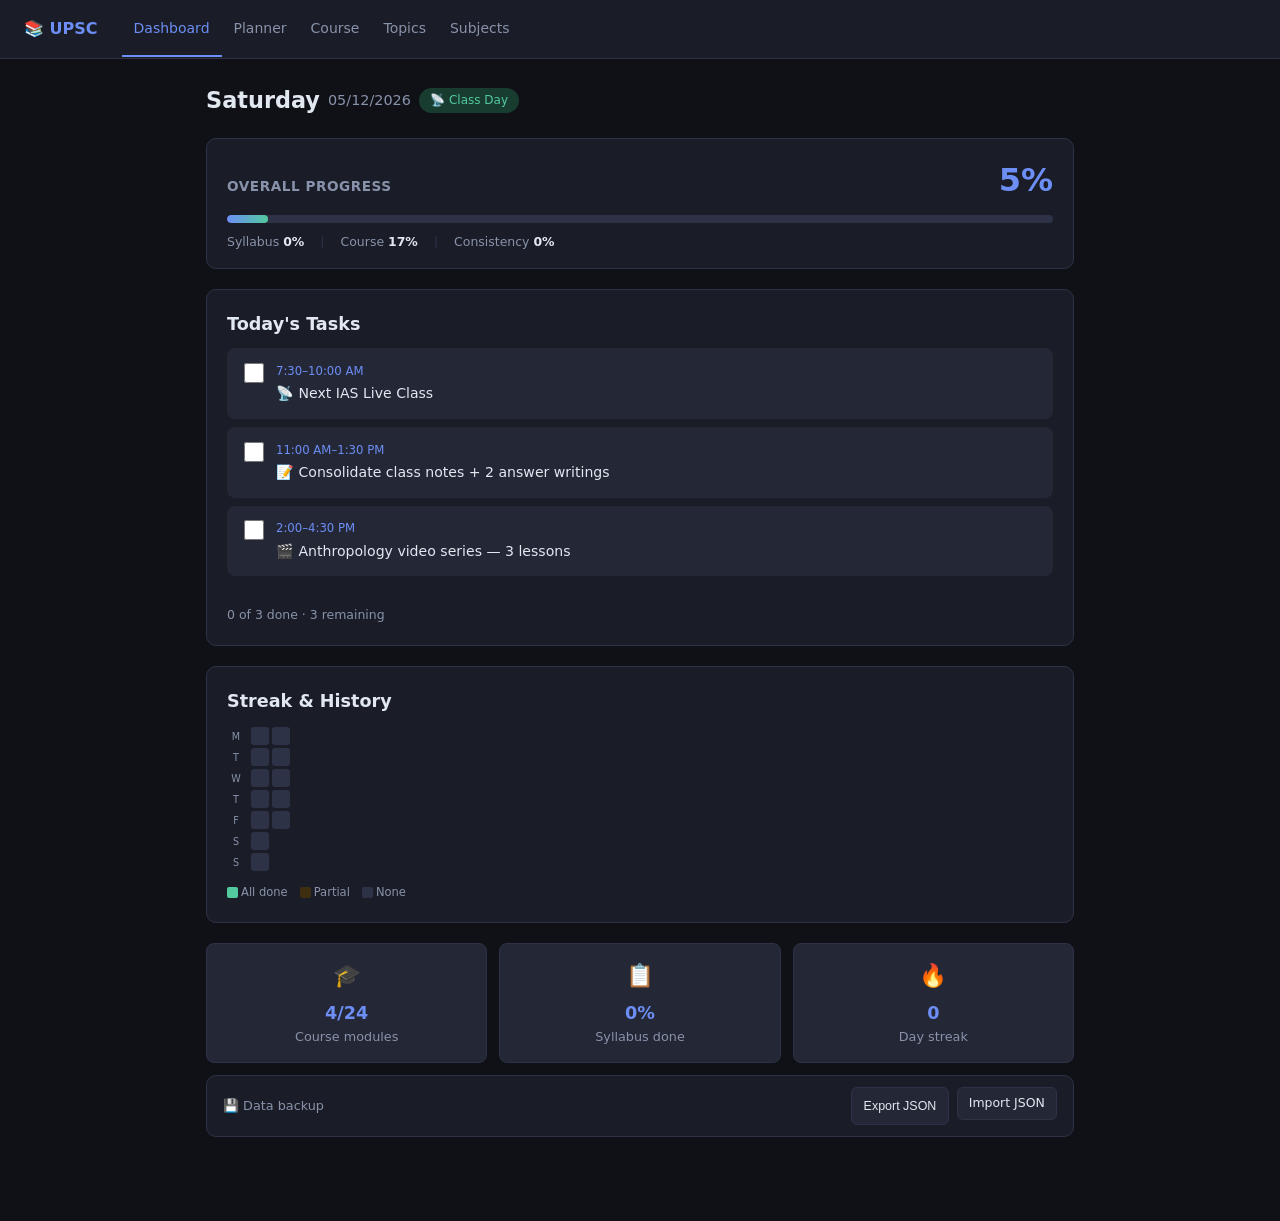
<file: index.html>
<!DOCTYPE html>
<html lang="en">
<head>
  <meta charset="UTF-8">
  <meta name="viewport" content="width=device-width, initial-scale=1.0">
  <meta name="apple-mobile-web-app-capable" content="yes">
  <meta name="apple-mobile-web-app-status-bar-style" content="black-translucent">
  <meta name="apple-mobile-web-app-title" content="UPSC">
  <meta name="theme-color" content="#0f1117">
  <link rel="manifest" href="manifest.json">
  <title>UPSC Tracker</title>
  <link rel="stylesheet" href="css/style.css">
  <style>
    /* ── Overall Progress ── */
    .overall-card { padding: 1rem 1.25rem; }
    .overall-header { display: flex; justify-content: space-between; align-items: baseline; margin-bottom: 0.5rem; }
    .overall-title { font-size: 0.85rem; color: var(--text-muted); font-weight: 600; text-transform: uppercase; letter-spacing: 0.04em; }
    .overall-pct { font-size: 2rem; font-weight: 800; color: var(--accent); }
    .overall-bar-track { height: 8px; background: var(--border); border-radius: 99px; overflow: hidden; margin-bottom: 0.6rem; }
    .overall-bar-fill { height: 100%; border-radius: 99px; background: linear-gradient(90deg, var(--accent) 0%, var(--accent2) 100%); transition: width 0.6s ease; }
    .overall-breakdown { display: flex; gap: 1rem; flex-wrap: wrap; }
    .ob-item { font-size: 0.78rem; color: var(--text-muted); }
    .ob-item strong { color: var(--text); }

    /* ── Day info ── */
    .day-info { display: flex; gap: 0.5rem; align-items: center; flex-wrap: wrap; margin-bottom: 1.25rem; }
    .day-badge { font-size: 0.75rem; padding: 0.2rem 0.7rem; border-radius: 99px; }
    .badge-class { background: #183d30; color: var(--accent2); }
    .badge-office { background: #1d2550; color: #7b9ef5; }
    .badge-ca { background: #3d1f4a; color: #c77dff; }

    /* ── Task list ── */
    .task-card {
      display: flex; align-items: flex-start; gap: 0.75rem;
      padding: 0.8rem 1rem; border-radius: 8px;
      background: var(--surface2); margin-bottom: 0.5rem;
      cursor: pointer; transition: background 0.15s;
      border: 1px solid transparent;
    }
    .task-card:hover { background: var(--border); }
    .task-card.done { background: #152b22; border-color: #2d6b50; }
    .task-card.done .task-label { text-decoration: line-through; color: var(--text-muted); }
    .task-card.done .task-time { color: #2d6b50; }
    .task-check {
      width: 20px; height: 20px; flex-shrink: 0; margin-top: 1px;
      accent-color: var(--accent2); cursor: pointer;
    }
    .task-meta { flex: 1; }
    .task-time { font-size: 0.73rem; color: var(--accent); margin-bottom: 2px; }
    .task-label { font-size: 0.88rem; }
    .task-msg { margin-top: 0.6rem; font-size: 0.82rem; min-height: 1.1em; color: var(--accent2); }
    .task-progress { font-size: 0.78rem; color: var(--text-muted); margin-top: 0.3rem; }

    /* ── History grid ── */
    .history-scroll { padding-bottom: 4px; }
    .history-grid { display: inline-grid; grid-auto-flow: column; grid-template-rows: repeat(7, 1fr); gap: 3px; }
    .hg-header-row { display: inline-grid; grid-template-columns: repeat(auto-fill, 18px); gap: 3px; margin-bottom: 3px; }
    .hg-col-label { font-size: 0.6rem; color: var(--text-muted); text-align: center; text-transform: uppercase; }
    .hg-cell {
      width: 18px; height: 18px; border-radius: 3px; background: var(--border);
      cursor: pointer; transition: opacity 0.1s; position: relative;
    }
    .hg-cell:hover { opacity: 0.8; }
    .hg-cell.hg-full { background: var(--accent2); }
    .hg-cell.hg-partial { background: #3d2e10; }
    .hg-cell.hg-today { outline: 2px solid var(--accent); outline-offset: 1px; }
    .hg-cell.hg-selected { outline: 2px solid #fff; outline-offset: 1px; }
    .hg-legend { display: flex; gap: 0.75rem; margin-top: 0.5rem; font-size: 0.72rem; color: var(--text-muted); align-items: center; }
    .hg-swatch { display: inline-block; width: 11px; height: 11px; border-radius: 2px; vertical-align: middle; margin-right: 3px; }

    /* ── Day detail panel ── */
    .day-detail { margin-top: 1rem; padding-top: 1rem; border-top: 1px solid var(--border); }
    .dd-header { display: flex; justify-content: space-between; align-items: center; margin-bottom: 0.6rem; }
    .dd-title { font-size: 0.9rem; font-weight: 600; }
    .dd-close { font-size: 0.8rem; color: var(--text-muted); cursor: pointer; padding: 0.2rem 0.5rem; }
    .dd-close:hover { color: var(--text); }
    .dd-task {
      display: flex; align-items: flex-start; gap: 0.6rem;
      padding: 0.55rem 0.75rem; border-radius: 6px;
      background: var(--surface2); margin-bottom: 0.4rem; cursor: pointer;
      border: 1px solid transparent;
    }
    .dd-task.done { background: #152b22; border-color: #2d6b50; }
    .dd-task.done .dd-label { text-decoration: line-through; color: var(--text-muted); }
    .dd-task.done .dd-time { color: #2d6b50; }
    .dd-check { width: 18px; height: 18px; flex-shrink: 0; margin-top: 1px; accent-color: var(--accent2); cursor: pointer; }
    .dd-meta { flex: 1; }
    .dd-time { font-size: 0.7rem; color: var(--accent); margin-bottom: 1px; }
    .dd-label { font-size: 0.82rem; }
    .dd-remaining { font-size: 0.78rem; color: var(--text-muted); margin-top: 0.5rem; }

    /* ── Quick links ── */
    .quick-links { display: grid; grid-template-columns: repeat(3,1fr); gap: 0.75rem; margin-top: 0.75rem; }
    .ql-card {
      background: var(--surface2); border: 1px solid var(--border);
      border-radius: 8px; padding: 0.9rem; text-align: center;
      text-decoration: none; color: var(--text); transition: border-color 0.15s;
    }
    .ql-card:hover { border-color: var(--accent); }
    .ql-card .ql-icon { font-size: 1.4rem; display: block; margin-bottom: 0.3rem; }
    .ql-card .ql-label { font-size: 0.8rem; color: var(--text-muted); }
    .ql-card .ql-val { font-size: 1.1rem; font-weight: 700; color: var(--accent); }
    @media(max-width:480px){ .quick-links { grid-template-columns: 1fr 1fr; } }
    .btn-sm { background:var(--surface2); border:1px solid var(--border); color:var(--text); border-radius:6px; padding:0.35rem 0.7rem; font-size:0.78rem; cursor:pointer; transition:border-color 0.15s; }
    .btn-sm:hover { border-color:var(--accent); }
  </style>
</head>
<body>
  <nav>
    <span class="nav-brand">📚 UPSC</span>
    <a href="index.html" class="active">Dashboard</a>
    <a href="schedule.html">Planner</a>
    <a href="course.html">Course</a>
    <a href="topics.html">Topics</a>
    <a href="subjects.html">Subjects</a>
  </nav>

  <main>
    <!-- Day header -->
    <div class="day-info">
      <h1 id="dayHeading" style="margin:0;font-size:1.4rem"></h1>
      <span id="dateLabel" style="color:var(--text-muted);font-size:0.9rem"></span>
      <span id="badge1" class="day-badge" style="display:none"></span>
      <span id="badge2" class="day-badge" style="display:none"></span>
    </div>

    <!-- Overall progress -->
    <div class="card overall-card">
      <div class="overall-header">
        <span class="overall-title">Overall Progress</span>
        <span class="overall-pct" id="overallPct">0%</span>
      </div>
      <div class="overall-bar-track">
        <div class="overall-bar-fill" id="overallBar" style="width:0%"></div>
      </div>
      <div class="overall-breakdown">
        <span class="ob-item">Syllabus <strong id="obSyllabus">0%</strong></span>
        <span class="ob-item" style="color:var(--border)">|</span>
        <span class="ob-item">Course <strong id="obCourse">0%</strong></span>
        <span class="ob-item" style="color:var(--border)">|</span>
        <span class="ob-item">Consistency <strong id="obConsistency">0%</strong></span>
      </div>
    </div>

    <!-- Today's tasks -->
    <div class="card">
      <h2 style="margin-bottom:0.6rem">Today's Tasks</h2>
      <div id="tasksList"></div>
      <div class="task-msg" id="taskMsg"></div>
      <div class="task-progress" id="taskProgress"></div>
    </div>

    <!-- Streak & History -->
    <div class="card">
      <h2 style="margin-bottom:0.75rem">Streak &amp; History</h2>
      <div style="display:flex;gap:6px;align-items:flex-start">
        <div id="historyDayLabels" style="display:flex;flex-direction:column;gap:3px;flex-shrink:0"></div>
        <div class="history-scroll" style="overflow-x:auto;flex:1">
          <div class="history-grid" id="historyGrid"></div>
        </div>
      </div>
      <div class="hg-legend">
        <span><span class="hg-swatch" style="background:var(--accent2)"></span>All done</span>
        <span><span class="hg-swatch" style="background:#3d2e10"></span>Partial</span>
        <span><span class="hg-swatch" style="background:var(--border)"></span>None</span>
      </div>
      <!-- Day detail panel (shown on cell click) -->
      <div class="day-detail" id="dayDetail" style="display:none">
        <div class="dd-header">
          <span class="dd-title" id="ddTitle"></span>
          <span class="dd-close" onclick="closeDayDetail()">✕ close</span>
        </div>
        <div id="ddTasks"></div>
        <div class="dd-remaining" id="ddRemaining"></div>
      </div>
    </div>

    <!-- Quick stats -->
    <div class="quick-links" id="quickLinks"></div>

    <!-- Data backup -->
    <div class="card" style="padding:0.7rem 1rem;margin-top:0.75rem">
      <div style="display:flex;justify-content:space-between;align-items:center;gap:0.75rem;flex-wrap:wrap">
        <span style="font-size:0.8rem;color:var(--text-muted)">💾 Data backup</span>
        <div style="display:flex;gap:0.5rem">
          <button class="btn-sm" onclick="exportData()">Export JSON</button>
          <label class="btn-sm" style="cursor:pointer">Import JSON
            <input type="file" accept=".json" style="display:none" onchange="importData(this.files[0])">
          </label>
        </div>
      </div>
    </div>
  </main>

  <script src="js/storage.js"></script>
  <script src="js/schedules.js"></script>
  <script src="data/syllabus.js"></script>
  <script>
    const today = todayISO();
    const dayName = getDayName(today);

    // ── Day header ─────────────────────────────────────────────────────────────
    document.getElementById('dayHeading').textContent = dayName;
    document.getElementById('dateLabel').textContent = formatDate(today);

    const badges = [];
    if (isClassDay(today)) badges.push({ label: '📡 Class Day', cls: 'badge-class' });
    if (isOfficeDay(today)) badges.push({ label: '🏢 Office', cls: 'badge-office' });
    if (dayName === 'Sunday') badges.push({ label: '📺 CA Class 1:30 PM', cls: 'badge-ca' });
    if (badges[0]) { const b = document.getElementById('badge1'); b.textContent = badges[0].label; b.className = 'day-badge ' + badges[0].cls; b.style.display = ''; }
    if (badges[1]) { const b = document.getElementById('badge2'); b.textContent = badges[1].label; b.className = 'day-badge ' + badges[1].cls; b.style.display = ''; }

    // ── Overall Progress ───────────────────────────────────────────────────────
    function computeOverallProgress() {
      const S = window.SYLLABUS;
      const done = getTopicsDone().size;
      let total = 0;
      [S.prelims, S.csat, S.gs1, S.gs2, S.gs3, S.gs4].forEach(s => s.units.forEach(u => total += u.topics.length));
      S.anthropology.paper1.units.forEach(u => total += u.topics.length);
      S.anthropology.paper2.units.forEach(u => total += u.topics.length);
      const syllabusP = total ? done / total : 0;

      const modules = S.nextias_modules;
      const overrides = getModuleStatuses();
      const completedMods = modules.filter(m => (overrides[m.id] || m.status) === 'completed').length;
      const courseP = modules.length ? completedMods / modules.length : 0;

      const allTasks = getDailyTasksAll();
      const goodDays = allTasks.filter(d => {
        const slots = schedules[getDayName(d.date)] || [];
        return d.done.filter(Boolean).length >= 1;
      }).length;
      const consistencyP = allTasks.length ? goodDays / allTasks.length : 0;

      const overall = Math.round((0.5 * syllabusP + 0.3 * courseP + 0.2 * consistencyP) * 100);
      return { overall, syllabusP, courseP, consistencyP };
    }

    function renderOverallProgress() {
      const { overall, syllabusP, courseP, consistencyP } = computeOverallProgress();
      document.getElementById('overallPct').textContent = overall + '%';
      document.getElementById('overallBar').style.width = overall + '%';
      document.getElementById('obSyllabus').textContent = Math.round(syllabusP * 100) + '%';
      document.getElementById('obCourse').textContent = Math.round(courseP * 100) + '%';
      document.getElementById('obConsistency').textContent = Math.round(consistencyP * 100) + '%';
    }

    // ── Today's Tasks ──────────────────────────────────────────────────────────
    function renderTodayTasks() {
      const slots = schedules[dayName] || [];
      const { done } = getTasksForDate(today);
      const total = slots.length;
      const doneCount = done.filter(Boolean).length;

      document.getElementById('tasksList').innerHTML = slots.map(([time, task], i) => {
        const isDone = !!done[i];
        return `<div class="task-card ${isDone ? 'done' : ''}" id="tc_${i}" onclick="toggleTask(${i})">
          <input type="checkbox" class="task-check" id="t_${i}" ${isDone ? 'checked' : ''} onclick="event.stopPropagation();toggleTask(${i})">
          <div class="task-meta">
            <div class="task-time">${time}</div>
            <div class="task-label">${task}</div>
          </div>
        </div>`;
      }).join('');

      updateTaskMsg(doneCount, total);
      const remaining = slots.slice().map(([,t], i) => done[i] ? null : t).filter(Boolean);
      document.getElementById('taskProgress').textContent = total
        ? `${doneCount} of ${total} done${remaining.length ? ' · ' + remaining.length + ' remaining' : ''}`
        : '';
    }

    function toggleTask(idx) {
      const entry = getTasksForDate(today);
      const slots = schedules[dayName] || [];
      const done = Array.from({ length: slots.length }, (_, i) => !!entry.done[i]);
      done[idx] = !done[idx];
      saveTasksForDate(today, done);
      renderTodayTasks();
      renderHistoryGrid();
      renderOverallProgress();
    }

    const taskMsgs = {
      0: '', 1: '🌱 Started!', 2: '💪 Keep going!', 3: '🔥 More than halfway!',
      4: '⚡ Almost there!', 5: '🏆 Perfect day!', 6: '🏆 Perfect day!'
    };
    function updateTaskMsg(done, total) {
      const msg = done === 0 ? '' : done === total ? '🏆 Perfect day!' : taskMsgs[done] || '💪 Keep going!';
      document.getElementById('taskMsg').textContent = msg;
    }

    // ── History grid ───────────────────────────────────────────────────────────
    let selectedDay = null;

    function renderHistoryGrid() {
      const allTasks = getDailyTasksAll();

      // Determine date range: from earliest tracked day (or 90 days ago) to today
      const dates = allTasks.map(t => t.date).sort();
      const earliest = dates.length
        ? new Date(Math.min(new Date(dates[0] + 'T00:00:00'), new Date(Date.now() - 89 * 864e5)))
        : new Date(Date.now() - 6 * 864e5);

      // Align to the start of the week (Monday)
      const startDay = new Date(earliest);
      const dow = startDay.getDay(); // 0=Sun
      const mondayOffset = dow === 0 ? 6 : dow - 1; // days back to last Monday
      startDay.setDate(startDay.getDate() - mondayOffset);

      const todayDate = new Date(today + 'T00:00:00');
      const taskMap = {};
      allTasks.forEach(t => { taskMap[t.date] = t; });

      // Build weeks array
      const weeks = [];
      let cur = new Date(startDay);
      let week = [];
      while (cur <= todayDate) {
        const iso = cur.toISOString().slice(0, 10);
        week.push(iso);
        if (week.length === 7) { weeks.push(week); week = []; }
        cur.setDate(cur.getDate() + 1);
      }
      if (week.length) {
        while (week.length < 7) week.push(null);
        weeks.push(week);
      }

      // Row labels: Mon–Sun stacked vertically beside the grid
      document.getElementById('historyDayLabels').innerHTML =
        ['M','T','W','T','F','S','S'].map(l =>
          `<span style="width:18px;height:18px;font-size:0.6rem;color:var(--text-muted);display:flex;align-items:center;justify-content:center">${l}</span>`
        ).join('');

      // Grid: 7 rows (Mon-Sun) × N weeks columns
      const grid = document.getElementById('historyGrid');
      grid.style.gridTemplateRows = 'repeat(7, 18px)';
      grid.innerHTML = '';

      weeks.forEach(week => {
        week.forEach(iso => {
          const cell = document.createElement('div');
          if (!iso) {
            cell.style.width = '18px'; cell.style.height = '18px';
            grid.appendChild(cell);
            return;
          }
          const t = taskMap[iso];
          const slots = schedules[getDayName(iso)] || [];
          const doneCount = t ? t.done.filter(Boolean).length : 0;
          const total = slots.length;
          let cls = '';
          if (doneCount === total && total > 0) cls = 'hg-full';
          else if (doneCount > 0) cls = 'hg-partial';

          cell.className = 'hg-cell' + (cls ? ' ' + cls : '') +
            (iso === today ? ' hg-today' : '') +
            (iso === selectedDay ? ' hg-selected' : '');
          cell.title = iso + (total ? ` — ${doneCount}/${total} tasks` : '');
          cell.onclick = () => openDayDetail(iso);
          grid.appendChild(cell);
        });
      });
    }

    function openDayDetail(date) {
      selectedDay = date;
      renderHistoryGrid();

      const slots = schedules[getDayName(date)] || [];
      const entry = getTasksForDate(date);
      const done = Array.from({ length: slots.length }, (_, i) => !!entry.done[i]);
      const doneCount = done.filter(Boolean).length;
      const remaining = slots.filter((_, i) => !done[i]);

      document.getElementById('ddTitle').textContent = getDayName(date) + ', ' + formatDate(date);
      document.getElementById('ddTasks').innerHTML = slots.map(([time, task], i) =>
        `<div class="dd-task ${done[i] ? 'done' : ''}" id="dd_${i}" onclick="toggleDayTask('${date}',${i})">
          <input type="checkbox" class="dd-check" id="ddc_${i}" ${done[i] ? 'checked' : ''} onclick="event.stopPropagation();toggleDayTask('${date}',${i})">
          <div class="dd-meta">
            <div class="dd-time">${time}</div>
            <div class="dd-label">${task}</div>
          </div>
        </div>`
      ).join('');

      document.getElementById('ddRemaining').textContent = remaining.length
        ? `Remaining (${remaining.length}): ${remaining.map(([,t]) => t.replace(/^[^\s]+ /, '')).join(' · ')}`
        : doneCount === slots.length && slots.length > 0 ? '✅ All tasks completed for this day!' : '';

      document.getElementById('dayDetail').style.display = '';
    }

    function toggleDayTask(date, idx) {
      const entry = getTasksForDate(date);
      const slots = schedules[getDayName(date)] || [];
      const done = Array.from({ length: slots.length }, (_, i) => !!entry.done[i]);
      done[idx] = !done[idx];
      saveTasksForDate(date, done);
      openDayDetail(date);
      renderHistoryGrid();
      if (date === today) renderTodayTasks();
      renderOverallProgress();
    }

    function closeDayDetail() {
      selectedDay = null;
      document.getElementById('dayDetail').style.display = 'none';
      renderHistoryGrid();
    }

    // ── Quick stats ────────────────────────────────────────────────────────────
    function renderQuickStats() {
      const streak = computeStreak();
      const done = getTopicsDone().size;
      let total = 0;
      const S = window.SYLLABUS;
      [S.prelims, S.csat, S.gs1, S.gs2, S.gs3, S.gs4].forEach(s => s.units.forEach(u => total += u.topics.length));
      S.anthropology.paper1.units.forEach(u => total += u.topics.length);
      S.anthropology.paper2.units.forEach(u => total += u.topics.length);
      const pct = total ? Math.round((done / total) * 100) : 0;
      const modules = S.nextias_modules;
      const overrides = getModuleStatuses();
      const completed = modules.filter(m => (overrides[m.id] || m.status) === 'completed').length;

      document.getElementById('quickLinks').innerHTML = `
        <a href="course.html" class="ql-card">
          <span class="ql-icon">🎓</span>
          <div class="ql-val">${completed}/${modules.length}</div>
          <div class="ql-label">Course modules</div>
        </a>
        <a href="topics.html" class="ql-card">
          <span class="ql-icon">📋</span>
          <div class="ql-val">${pct}%</div>
          <div class="ql-label">Syllabus done</div>
        </a>
        <a href="subjects.html" class="ql-card">
          <span class="ql-icon">🔥</span>
          <div class="ql-val">${streak}</div>
          <div class="ql-label">Day streak</div>
        </a>`;
    }

    renderOverallProgress();
    renderTodayTasks();
    renderHistoryGrid();
    renderQuickStats();
  </script>
  <script>if('serviceWorker'in navigator)navigator.serviceWorker.register('./sw.js');</script>
</body>
</html>
</file>
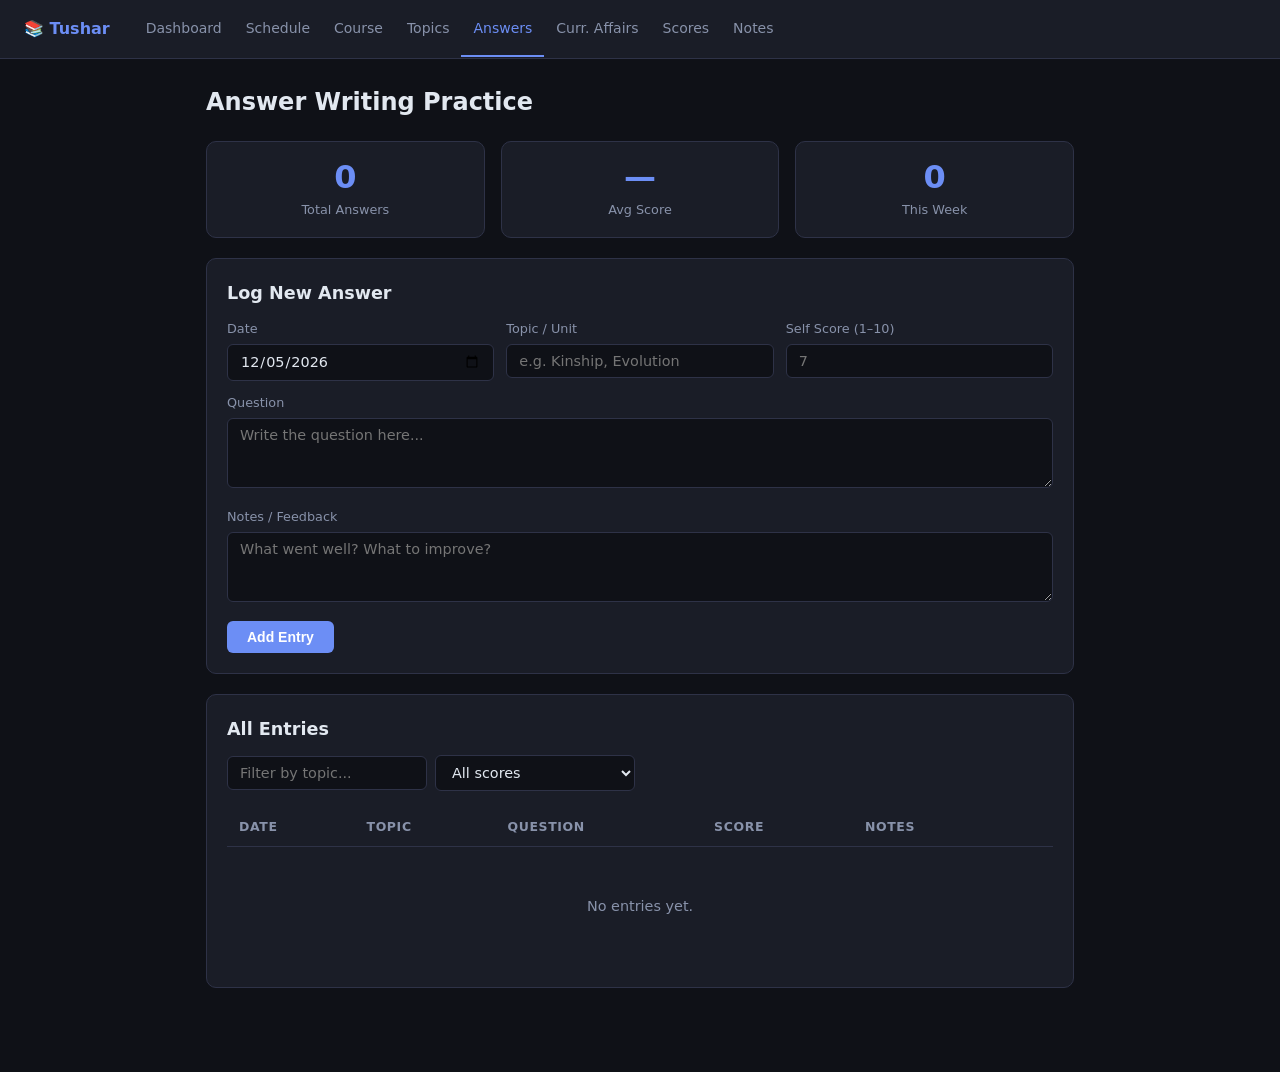
<file: answers.html>
<!DOCTYPE html>
<html lang="en">
<head>
  <meta charset="UTF-8">
  <meta name="viewport" content="width=device-width, initial-scale=1.0">
  <meta name="apple-mobile-web-app-capable" content="yes">
  <meta name="apple-mobile-web-app-status-bar-style" content="black-translucent">
  <meta name="apple-mobile-web-app-title" content="UPSC">
  <meta name="theme-color" content="#0f1117">
  <link rel="manifest" href="manifest.json">
  <title>Answer Writing — Tushar Progress</title>
  <link rel="stylesheet" href="css/style.css">
</head>
<body>
  <nav>
    <span class="nav-brand">📚 Tushar</span>
    <a href="index.html">Dashboard</a>
    <a href="schedule.html">Schedule</a>
    <a href="course.html">Course</a>
    <a href="topics.html">Topics</a>
    <a href="answers.html" class="active">Answers</a>
    <a href="current-affairs.html">Curr. Affairs</a>
    <a href="scores.html">Scores</a>
    <a href="notes.html">Notes</a>
  </nav>

  <main>
    <h1>Answer Writing Practice</h1>

    <div class="card-grid" id="answerStats"></div>

    <div class="card">
      <h2>Log New Answer</h2>
      <div class="form-row">
        <div>
          <label>Date</label>
          <input type="date" id="aDate">
        </div>
        <div>
          <label>Topic / Unit</label>
          <input type="text" id="aTopic" placeholder="e.g. Kinship, Evolution">
        </div>
        <div>
          <label>Self Score (1–10)</label>
          <input type="number" id="aScore" min="1" max="10" placeholder="7">
        </div>
      </div>
      <div style="margin-bottom:0.75rem">
        <label>Question</label>
        <textarea id="aQuestion" rows="2" placeholder="Write the question here..."></textarea>
      </div>
      <div style="margin-bottom:0.75rem">
        <label>Notes / Feedback</label>
        <textarea id="aNotes" rows="2" placeholder="What went well? What to improve?"></textarea>
      </div>
      <button class="btn" onclick="addAnswer()">Add Entry</button>
    </div>

    <div class="card">
      <h2>All Entries</h2>
      <div class="filter-bar">
        <input type="text" id="filterTopic" placeholder="Filter by topic..." oninput="renderTable()">
        <select id="filterScore" onchange="renderTable()">
          <option value="">All scores</option>
          <option value="high">High (8–10)</option>
          <option value="mid">Mid (5–7)</option>
          <option value="low">Low (1–4)</option>
        </select>
      </div>
      <div class="table-wrap">
        <table>
          <thead>
            <tr><th>Date</th><th>Topic</th><th>Question</th><th>Score</th><th>Notes</th><th></th></tr>
          </thead>
          <tbody id="answerBody"></tbody>
        </table>
      </div>
    </div>
  </main>

  <script src="js/storage.js"></script>
  <script>
    document.getElementById('aDate').value = todayISO();

    function addAnswer() {
      const entry = {
        date: document.getElementById('aDate').value || todayISO(),
        topic: document.getElementById('aTopic').value.trim(),
        question: document.getElementById('aQuestion').value.trim(),
        score: parseInt(document.getElementById('aScore').value) || 0,
        notes: document.getElementById('aNotes').value.trim(),
      };
      if (!entry.topic) { alert('Please enter a topic.'); return; }
      addAnswerLog(entry);
      document.getElementById('aTopic').value = '';
      document.getElementById('aQuestion').value = '';
      document.getElementById('aScore').value = '';
      document.getElementById('aNotes').value = '';
      renderAll();
    }

    function scorePillClass(s) {
      if (s >= 8) return 'high'; if (s >= 5) return 'mid'; return 'low';
    }

    function renderStats() {
      const logs = getAnswerLogs();
      const avg = logs.length ? (logs.reduce((s, l) => s + (l.score || 0), 0) / logs.length).toFixed(1) : '—';
      const thisWeek = logs.filter(l => l.date >= last7Days()[0]).length;
      document.getElementById('answerStats').innerHTML = `
        <div class="stat-card"><div class="value">${logs.length}</div><div class="label">Total Answers</div></div>
        <div class="stat-card"><div class="value">${avg}</div><div class="label">Avg Score</div></div>
        <div class="stat-card"><div class="value">${thisWeek}</div><div class="label">This Week</div></div>`;
    }

    function renderTable() {
      const topicFilter = document.getElementById('filterTopic').value.toLowerCase();
      const scoreFilter = document.getElementById('filterScore').value;
      let logs = getAnswerLogs();
      if (topicFilter) logs = logs.filter(l => l.topic.toLowerCase().includes(topicFilter));
      if (scoreFilter === 'high') logs = logs.filter(l => l.score >= 8);
      else if (scoreFilter === 'mid') logs = logs.filter(l => l.score >= 5 && l.score < 8);
      else if (scoreFilter === 'low') logs = logs.filter(l => l.score < 5);

      const tbody = document.getElementById('answerBody');
      if (!logs.length) {
        tbody.innerHTML = '<tr><td colspan="6" class="empty">No entries yet.</td></tr>';
        return;
      }
      tbody.innerHTML = logs.map(l => `
        <tr>
          <td style="white-space:nowrap">${formatDate(l.date)}</td>
          <td><span class="badge badge-blue">${l.topic}</span></td>
          <td style="max-width:220px;font-size:0.82rem;color:var(--text-muted)">${l.question || '—'}</td>
          <td><div class="score-pill ${scorePillClass(l.score)}">${l.score || '—'}</div></td>
          <td style="max-width:180px;font-size:0.82rem;color:var(--text-muted)">${l.notes || '—'}</td>
          <td><button class="btn btn-sm btn-danger" onclick="del('${l.id}')">✕</button></td>
        </tr>`).join('');
    }

    function del(id) {
      if (confirm('Delete this entry?')) { deleteAnswerLog(id); renderAll(); }
    }

    function renderAll() { renderStats(); renderTable(); }
    renderAll();
  </script>
  <script>if('serviceWorker'in navigator)navigator.serviceWorker.register('./sw.js');</script>
</body>
</html>
</file>
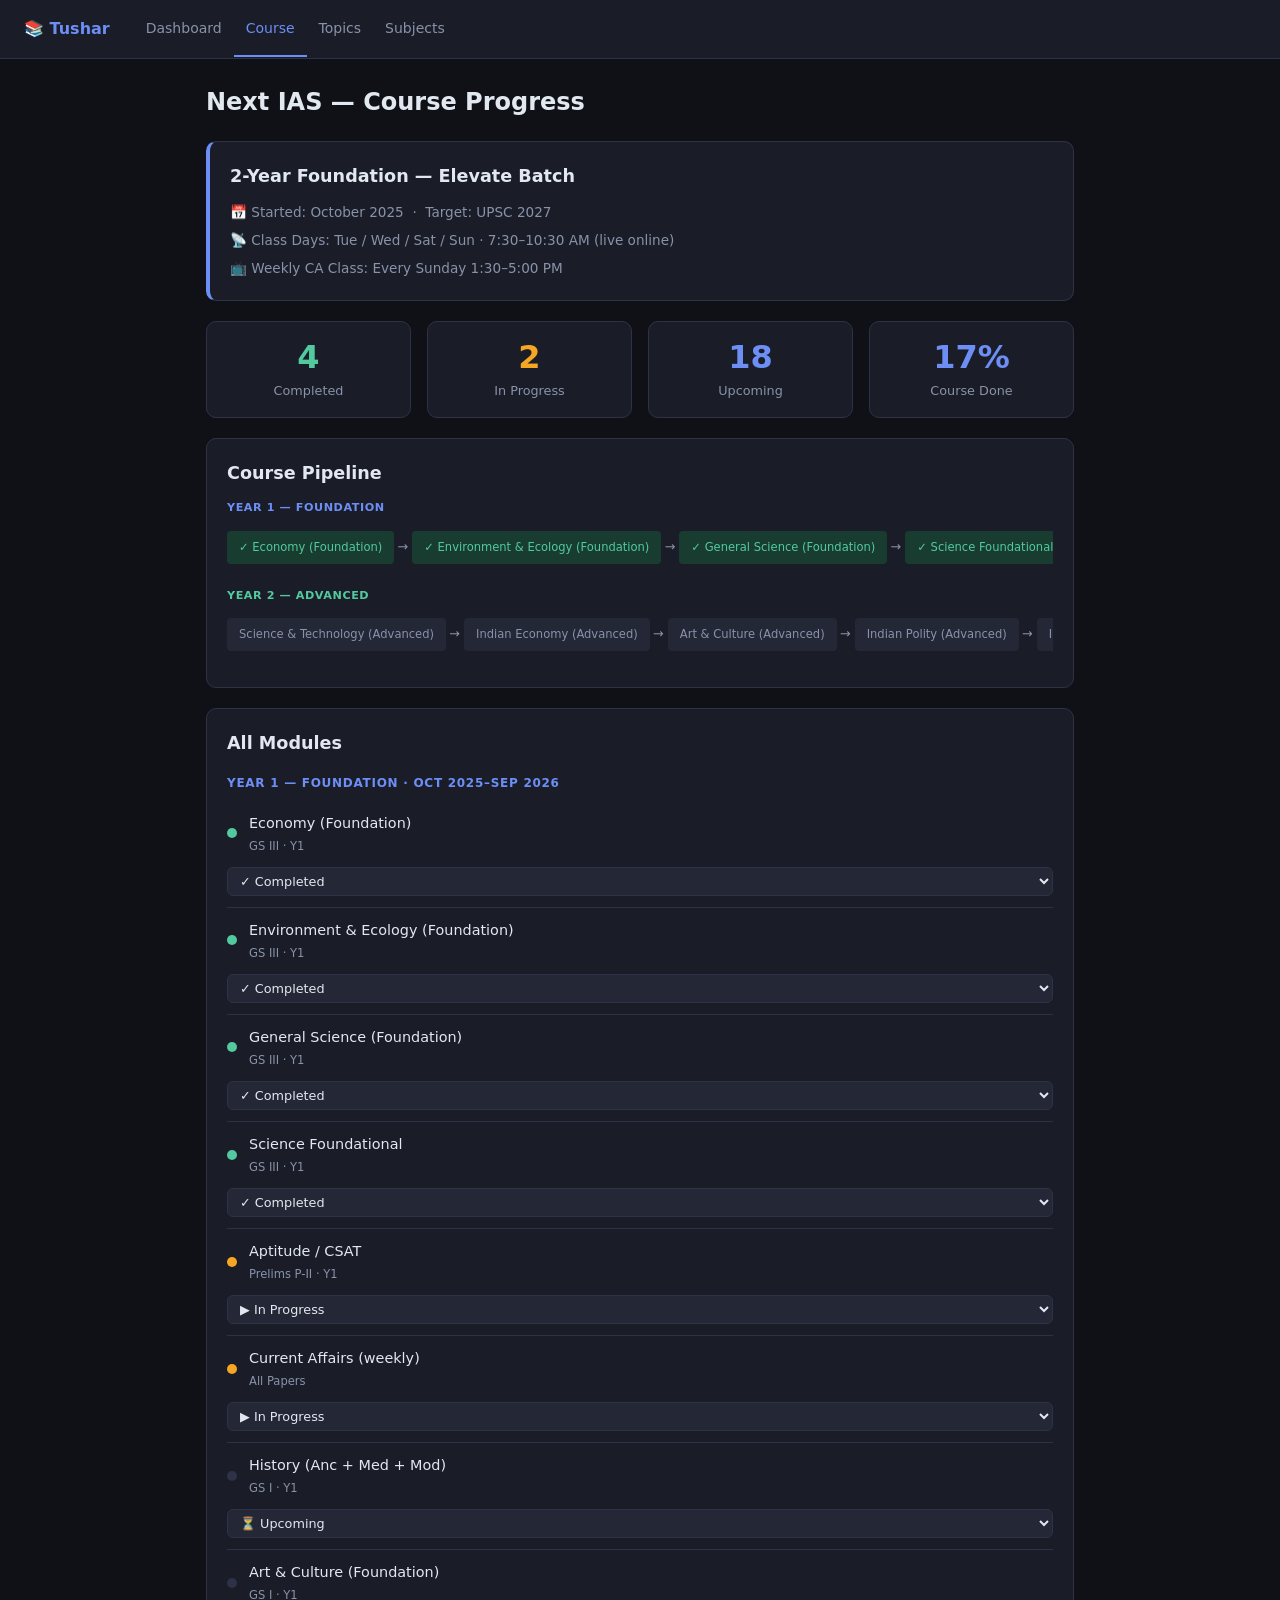
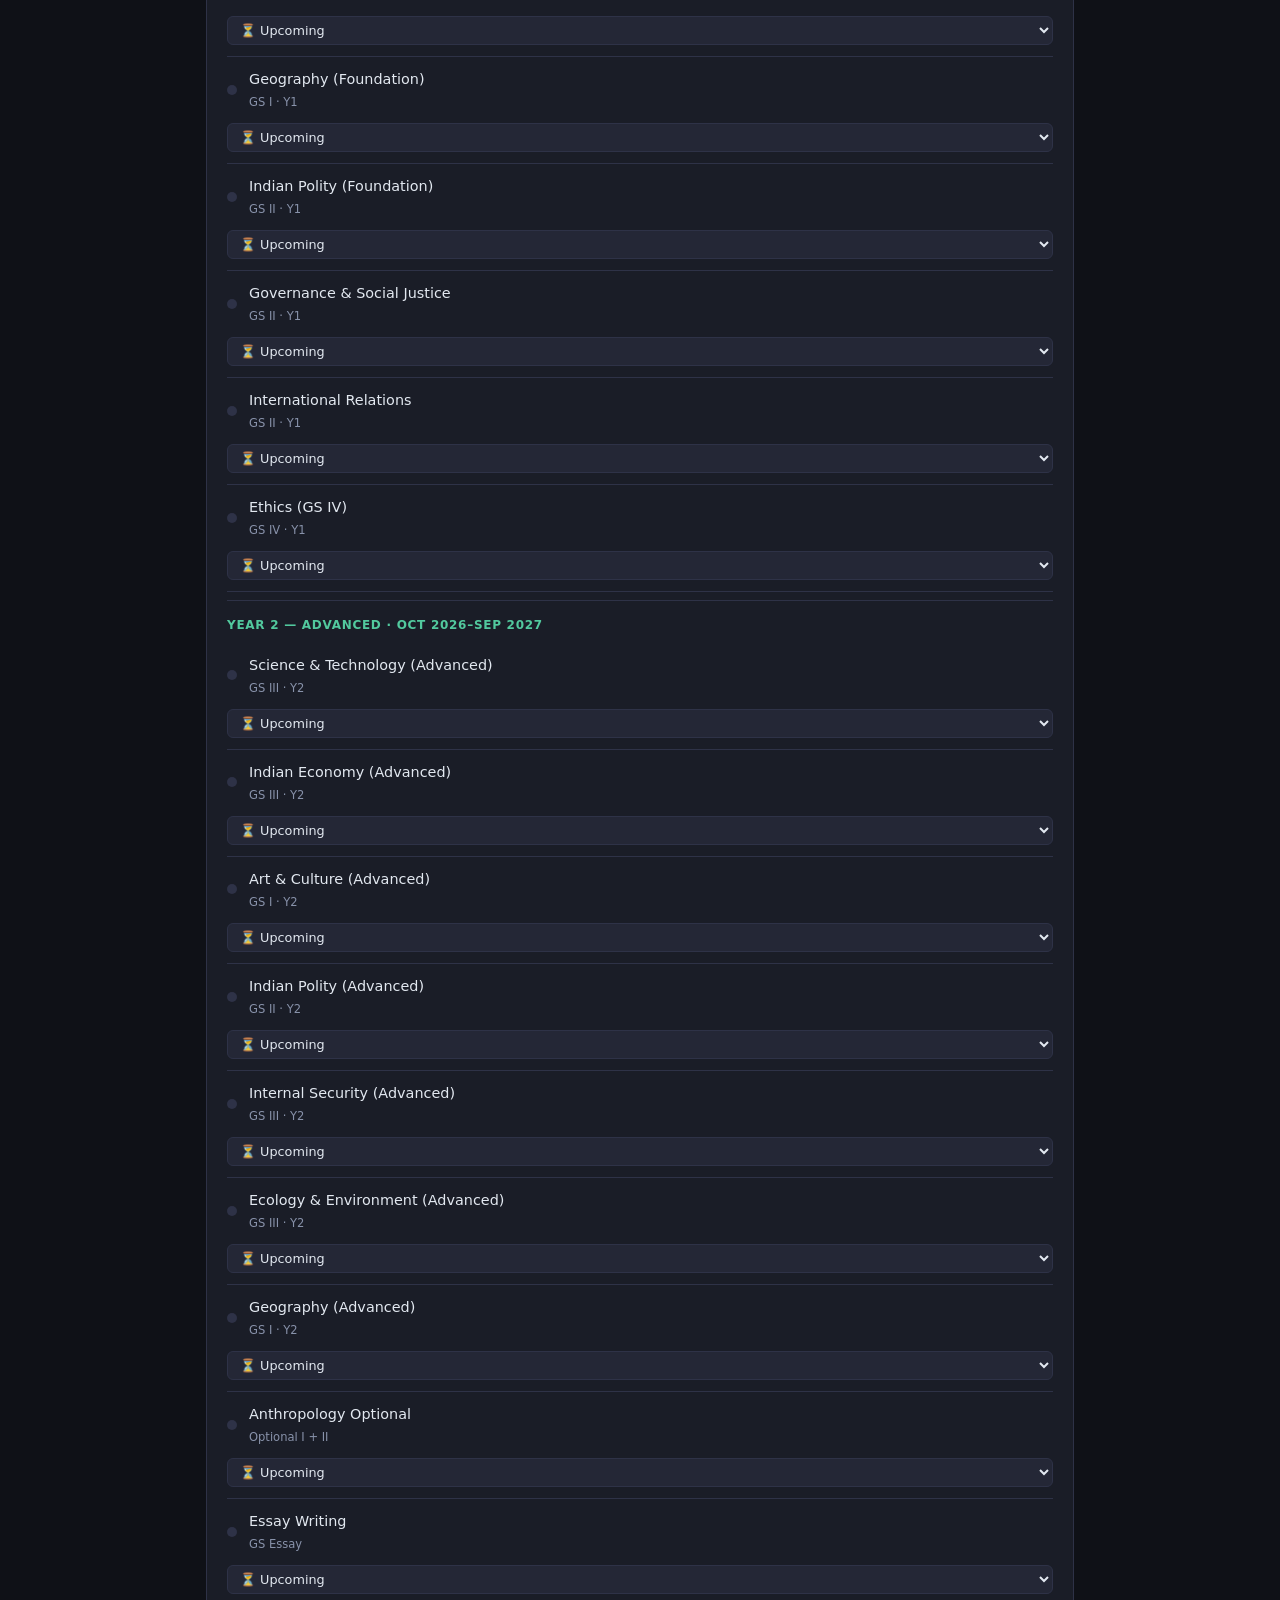
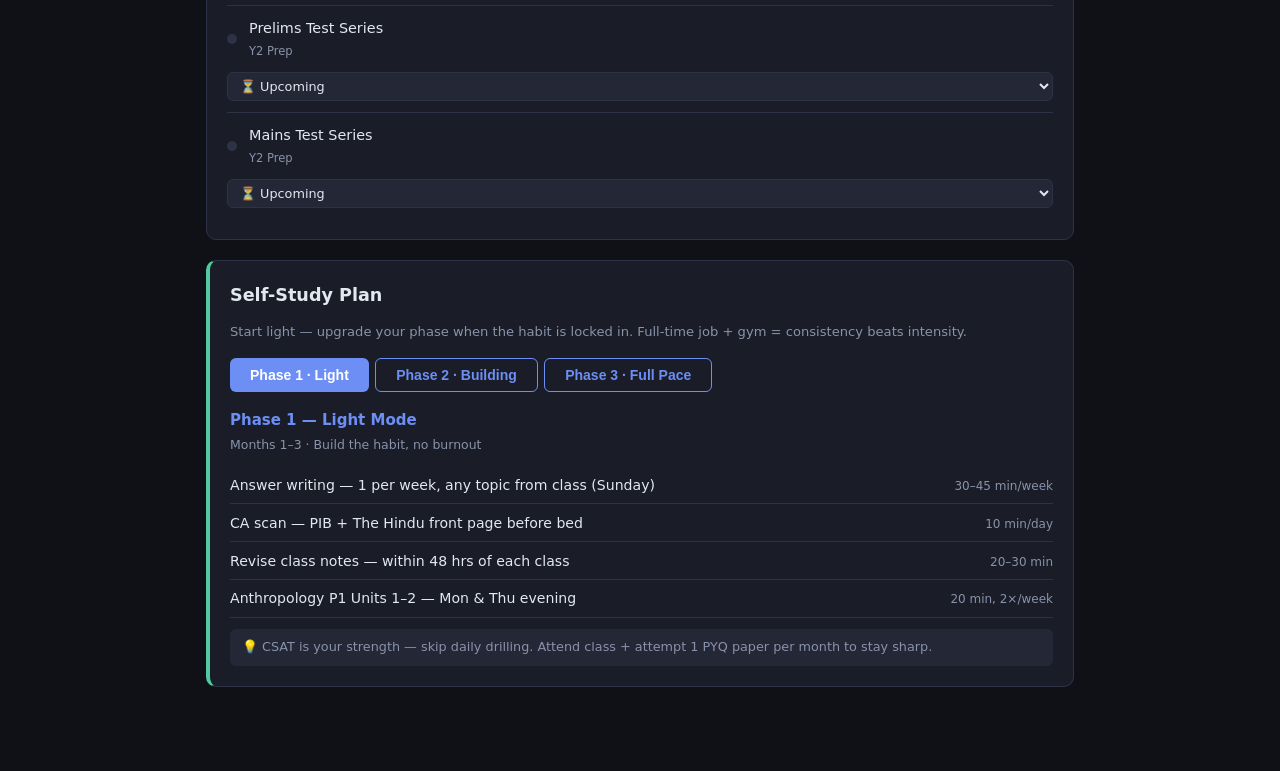
<file: course.html>
<!DOCTYPE html>
<html lang="en">
<head>
  <meta charset="UTF-8">
  <meta name="viewport" content="width=device-width, initial-scale=1.0">
  <meta name="apple-mobile-web-app-capable" content="yes">
  <meta name="apple-mobile-web-app-status-bar-style" content="black-translucent">
  <meta name="apple-mobile-web-app-title" content="UPSC">
  <meta name="theme-color" content="#0f1117">
  <link rel="manifest" href="manifest.json">
  <title>Course — Tushar Progress</title>
  <link rel="stylesheet" href="css/style.css">
  <style>
    .pipeline-wrap { overflow-x: auto; padding-bottom: 0.5rem; }
    .pipeline {
      display: flex; align-items: center; gap: 0;
      min-width: max-content; padding: 0.5rem 0;
    }
    .pipe-item {
      font-size: 0.72rem; padding: 0.45rem 0.75rem;
      border-radius: 4px; white-space: nowrap;
      position: relative; margin-right: 18px;
    }
    .pipe-item::after {
      content: '→'; position: absolute; right: -14px; top: 50%;
      transform: translateY(-50%); color: var(--text-muted); font-size: 0.8rem;
    }
    .pipe-item:last-child::after { display: none; }
    .pipe-done   { background: #183d30; color: var(--accent2); }
    .pipe-active { background: #3d2e10; color: var(--accent3); font-weight: 700; border: 1px solid var(--accent3); }
    .pipe-todo   { background: var(--surface2); color: var(--text-muted); }
    .mod-row {
      display: flex; align-items: center; gap: 0.75rem;
      padding: 0.7rem 0; border-bottom: 1px solid var(--border); flex-wrap: wrap;
    }
    .mod-row:last-child { border-bottom: none; }
    .mod-dot { width: 10px; height: 10px; border-radius: 50%; flex-shrink: 0; }
    .dot-c { background: var(--accent2); }
    .dot-o { background: var(--accent3); }
    .dot-u { background: var(--border); }
    .mod-info { flex: 1; min-width: 130px; }
    .mod-title { font-size: 0.9rem; }
    .mod-paper { font-size: 0.72rem; color: var(--text-muted); margin-top: 0.1rem; }
    .mod-sel {
      background: var(--surface2); border: 1px solid var(--border);
      border-radius: 6px; color: var(--text); padding: 0.3rem 0.5rem; font-size: 0.8rem;
    }
  </style>
</head>
<body>
  <nav>
    <span class="nav-brand">📚 Tushar</span>
    <a href="index.html">Dashboard</a>
    <a href="course.html" class="active">Course</a>
    <a href="topics.html">Topics</a>
    <a href="subjects.html">Subjects</a>
  </nav>

  <main>
    <h1>Next IAS — Course Progress</h1>

    <div class="card" style="border-left:4px solid var(--accent)">
      <h2>2-Year Foundation — Elevate Batch</h2>
      <div style="display:flex;flex-direction:column;gap:0.4rem;font-size:0.85rem;color:var(--text-muted)">
        <span>📅 Started: October 2025 &nbsp;·&nbsp; Target: UPSC 2027</span>
        <span>📡 Class Days: Tue / Wed / Sat / Sun · 7:30–10:30 AM (live online)</span>
        <span>📺 Weekly CA Class: Every Sunday 1:30–5:00 PM</span>
      </div>
    </div>

    <div class="card-grid" id="courseStats"></div>

    <!-- Pipeline -->
    <div class="card">
      <h2>Course Pipeline</h2>
      <div class="pipeline-wrap">
        <div id="pipeline"></div>
      </div>
    </div>

    <!-- All modules -->
    <div class="card">
      <h2>All Modules</h2>
      <div id="moduleList"></div>
    </div>

    <!-- Self-study phased plan -->
    <div class="card" style="border-left:4px solid var(--accent2)">
      <h2>Self-Study Plan</h2>
      <p style="font-size:0.82rem;color:var(--text-muted);margin:0 0 1rem">Start light — upgrade your phase when the habit is locked in. Full-time job + gym = consistency beats intensity.</p>
      <div style="display:flex;gap:0.4rem;margin-bottom:1rem;flex-wrap:wrap" id="phaseBar">
        <button class="btn phase-btn" data-ph="1" onclick="setPhase('1')">Phase 1 · Light</button>
        <button class="btn btn-outline phase-btn" data-ph="2" onclick="setPhase('2')">Phase 2 · Building</button>
        <button class="btn btn-outline phase-btn" data-ph="3" onclick="setPhase('3')">Phase 3 · Full Pace</button>
      </div>
      <div id="phaseContent"></div>
    </div>
  </main>

  <script src="js/storage.js"></script>
  <script src="data/syllabus.js"></script>
  <script>
    function init() {
      const modules = SYLLABUS.nextias_modules;
      const overrides = getModuleStatuses();
      const eff = modules.map(m => ({ ...m, status: overrides[m.id] || m.status }));

      renderStats(eff);
      renderPipeline(eff);
      renderModules(eff);
      initPhase();
    }

    function renderStats(modules) {
      const c = modules.filter(m => m.status === 'completed').length;
      const o = modules.filter(m => m.status === 'ongoing').length;
      const u = modules.filter(m => m.status === 'upcoming').length;
      const pct = Math.round((c / modules.length) * 100);
      document.getElementById('courseStats').innerHTML = `
        <div class="stat-card"><div class="value" style="color:var(--accent2)">${c}</div><div class="label">Completed</div></div>
        <div class="stat-card"><div class="value" style="color:var(--accent3)">${o}</div><div class="label">In Progress</div></div>
        <div class="stat-card"><div class="value">${u}</div><div class="label">Upcoming</div></div>
        <div class="stat-card"><div class="value">${pct}%</div><div class="label">Course Done</div></div>`;
    }

    function renderPipeline(modules) {
      const y1 = modules.filter(m => m.year === 1);
      const y2 = modules.filter(m => m.year === 2);
      function pipeItems(group) {
        return group.map(m => {
          const cls = m.status === 'completed' ? 'pipe-done' : m.status === 'ongoing' ? 'pipe-active' : 'pipe-todo';
          const icon = m.status === 'completed' ? '✓ ' : m.status === 'ongoing' ? '▶ ' : '';
          return `<div class="pipe-item ${cls}">${icon}${m.title}</div>`;
        }).join('');
      }
      document.getElementById('pipeline').innerHTML = `
        <div style="font-size:0.7rem;color:var(--accent);margin-bottom:0.3rem;font-weight:600;letter-spacing:0.05em">YEAR 1 — FOUNDATION</div>
        <div class="pipeline" style="margin-bottom:0.9rem">${pipeItems(y1)}</div>
        <div style="font-size:0.7rem;color:var(--accent2);margin-bottom:0.3rem;font-weight:600;letter-spacing:0.05em">YEAR 2 — ADVANCED</div>
        <div class="pipeline">${pipeItems(y2)}</div>`;
    }

    function renderModules(modules) {
      const dotCls = { completed: 'dot-c', ongoing: 'dot-o', upcoming: 'dot-u' };
      const y1 = modules.filter(m => m.year === 1);
      const y2 = modules.filter(m => m.year === 2);
      function modRows(group) {
        return group.map(m => `
          <div class="mod-row">
            <div class="mod-dot ${dotCls[m.status]}"></div>
            <div class="mod-info">
              <div class="mod-title">${m.title}</div>
              <div class="mod-paper">${m.gs_paper}</div>
            </div>
            <select class="mod-sel" onchange="updateMod('${m.id}',this.value)">
              <option value="completed" ${m.status==='completed'?'selected':''}>✓ Completed</option>
              <option value="ongoing"   ${m.status==='ongoing'  ?'selected':''}>▶ In Progress</option>
              <option value="upcoming"  ${m.status==='upcoming' ?'selected':''}>⏳ Upcoming</option>
            </select>
          </div>`).join('');
      }
      document.getElementById('moduleList').innerHTML =
        `<div style="font-size:0.75rem;font-weight:700;color:var(--accent);text-transform:uppercase;letter-spacing:0.06em;padding:0.3rem 0 0.5rem">Year 1 — Foundation · Oct 2025–Sep 2026</div>` +
        modRows(y1) +
        `<div style="font-size:0.75rem;font-weight:700;color:var(--accent2);text-transform:uppercase;letter-spacing:0.06em;padding:0.9rem 0 0.5rem;border-top:1px solid var(--border);margin-top:0.5rem">Year 2 — Advanced · Oct 2026–Sep 2027</div>` +
        modRows(y2);
    }

    function updateMod(id, status) {
      saveModuleStatus(id, status);
      init();
    }

    // ── Phased self-study plan ─────────────────────────────────────────────
    const PHASES = {
      '1': {
        label: 'Phase 1 — Light Mode',
        sublabel: 'Months 1–3 · Build the habit, no burnout',
        color: 'var(--accent)',
        items: [
          { id: 'a', text: 'Answer writing — 1 per week, any topic from class (Sunday)', freq: '30–45 min/week' },
          { id: 'b', text: 'CA scan — PIB + The Hindu front page before bed', freq: '10 min/day' },
          { id: 'c', text: 'Revise class notes — within 48 hrs of each class', freq: '20–30 min' },
          { id: 'd', text: 'Anthropology P1 Units 1–2 — Mon &amp; Thu evening', freq: '20 min, 2×/week' }
        ],
        note: '💡 CSAT is your strength — skip daily drilling. Attend class + attempt 1 PYQ paper per month to stay sharp.'
      },
      '2': {
        label: 'Phase 2 — Building',
        sublabel: 'Months 4–6 · More answers + CA depth',
        color: 'var(--accent3)',
        items: [
          { id: 'a', text: 'Answer writing — 2–3 per week (1 GS + 1 Anthro)', freq: '45 min each' },
          { id: 'b', text: 'CA with 3-bullet notes — daily', freq: '20 min/day' },
          { id: 'c', text: 'NCERT History — 1 chapter, 3× per week', freq: '20 min, 3×/week' },
          { id: 'd', text: 'Anthropology P1 Units 3–6 — 3× per week', freq: '25 min, 3×/week' },
          { id: 'e', text: 'CSAT — 1 PYQ paper per month (maintenance only)', freq: '1.5 hr/month' }
        ],
        note: ''
      },
      '3': {
        label: 'Phase 3 — Full Pace',
        sublabel: 'Month 7+ · Exam-pace answer writing',
        color: 'var(--accent2)',
        items: [
          { id: 'a', text: 'Answer writing — 4–5 per week (timed, 7.5 min/150 words)', freq: '45 min each' },
          { id: 'b', text: 'CA full read + notes — daily', freq: '30 min/day' },
          { id: 'c', text: 'Monthly Prelims mock test (PYQ set)', freq: '2 hr/month' },
          { id: 'd', text: 'Anthropology systematic coverage — 1 unit/week + model answers', freq: 'varies' },
          { id: 'e', text: 'CSAT — 1 full paper every 6 weeks (just to stay calibrated)', freq: '2 hr/6 weeks' }
        ],
        note: ''
      }
    };

    function setPhase(n) {
      localStorage.setItem('study_phase', n);
      document.querySelectorAll('.phase-btn').forEach(b => {
        const active = b.dataset.ph === n;
        b.classList.toggle('active', active);
        b.classList.toggle('btn-outline', !active);
      });
      renderPhaseContent(n);
    }

    function renderPhaseContent(n) {
      const ph = PHASES[n];
      const items = ph.items.map(item => `
        <div style="display:flex;justify-content:space-between;align-items:baseline;padding:0.45rem 0;border-bottom:1px solid var(--border);font-size:0.88rem;gap:0.5rem">
          <span>${item.text}</span>
          <span style="font-size:0.75rem;color:var(--text-muted);white-space:nowrap;flex-shrink:0">${item.freq}</span>
        </div>`).join('');
      document.getElementById('phaseContent').innerHTML = `
        <div style="font-weight:600;color:${ph.color};margin-bottom:0.15rem">${ph.label}</div>
        <div style="font-size:0.78rem;color:var(--text-muted);margin-bottom:0.75rem">${ph.sublabel}</div>
        ${items}
        ${ph.note ? `<div style="font-size:0.8rem;color:var(--text-muted);margin-top:0.7rem;padding:0.5rem 0.75rem;background:var(--surface2);border-radius:6px">${ph.note}</div>` : ''}`;
    }

    function initPhase() {
      const n = localStorage.getItem('study_phase') || '1';
      document.querySelectorAll('.phase-btn').forEach(b => {
        const active = b.dataset.ph === n;
        b.classList.toggle('active', active);
        b.classList.toggle('btn-outline', !active);
      });
      renderPhaseContent(n);
    }

    init();
  </script>
  <script>if('serviceWorker'in navigator)navigator.serviceWorker.register('./sw.js');</script>
</body>
</html>
</file>
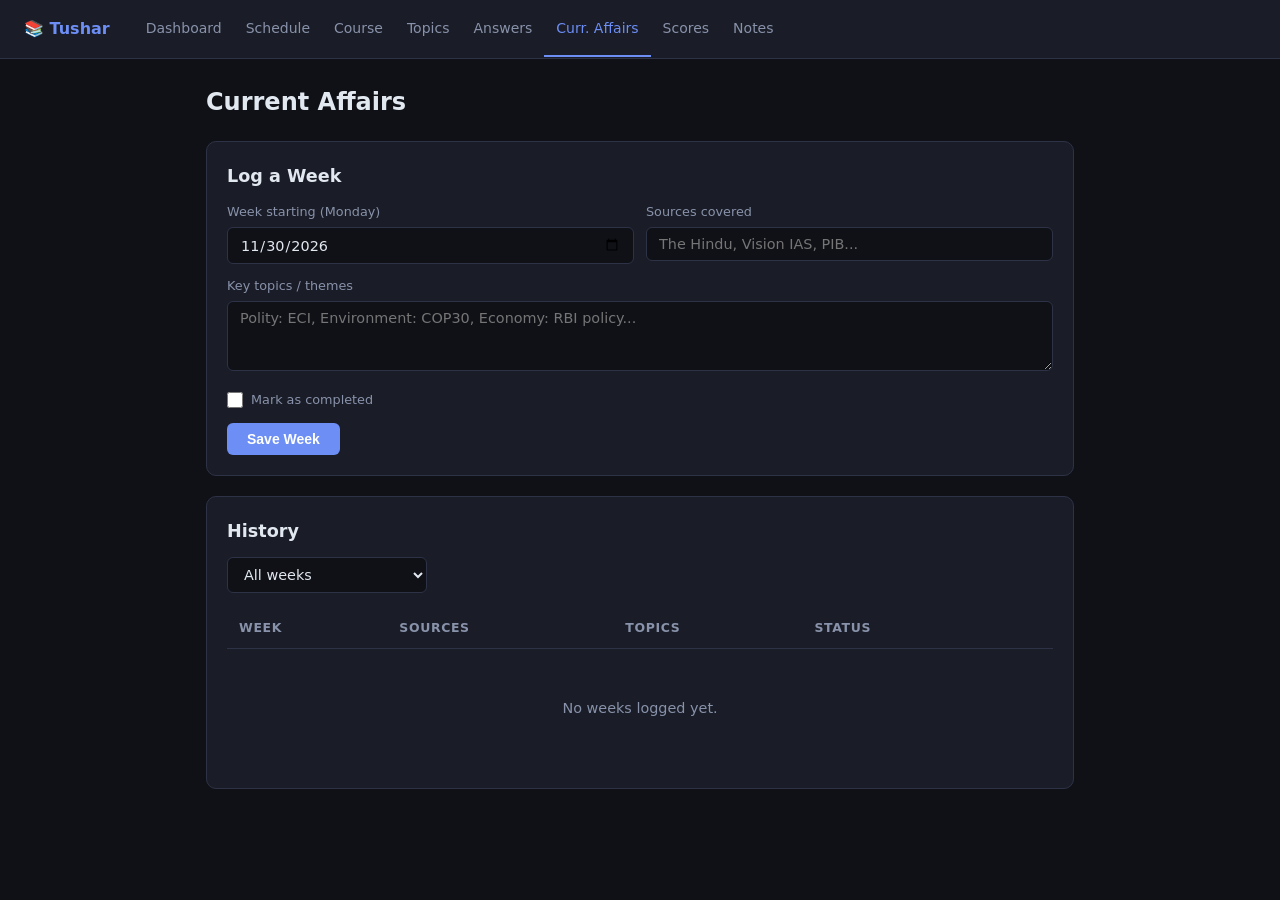
<file: current-affairs.html>
<!DOCTYPE html>
<html lang="en">
<head>
  <meta charset="UTF-8">
  <meta name="viewport" content="width=device-width, initial-scale=1.0">
  <meta name="apple-mobile-web-app-capable" content="yes">
  <meta name="apple-mobile-web-app-status-bar-style" content="black-translucent">
  <meta name="apple-mobile-web-app-title" content="UPSC">
  <meta name="theme-color" content="#0f1117">
  <link rel="manifest" href="manifest.json">
  <title>Current Affairs — Tushar Progress</title>
  <link rel="stylesheet" href="css/style.css">
</head>
<body>
  <nav>
    <span class="nav-brand">📚 Tushar</span>
    <a href="index.html">Dashboard</a>
    <a href="schedule.html">Schedule</a>
    <a href="course.html">Course</a>
    <a href="topics.html">Topics</a>
    <a href="answers.html">Answers</a>
    <a href="current-affairs.html" class="active">Curr. Affairs</a>
    <a href="scores.html">Scores</a>
    <a href="notes.html">Notes</a>
  </nav>

  <main>
    <h1>Current Affairs</h1>

    <div class="card">
      <h2>Log a Week</h2>
      <div class="form-row">
        <div>
          <label>Week starting (Monday)</label>
          <input type="date" id="caWeekStart">
        </div>
        <div>
          <label>Sources covered</label>
          <input type="text" id="caSources" placeholder="The Hindu, Vision IAS, PIB...">
        </div>
      </div>
      <div style="margin-bottom:0.75rem">
        <label>Key topics / themes</label>
        <textarea id="caTopics" rows="3" placeholder="Polity: ECI, Environment: COP30, Economy: RBI policy..."></textarea>
      </div>
      <div style="display:flex;align-items:center;gap:1rem;margin-bottom:0.75rem">
        <label style="display:flex;align-items:center;gap:0.5rem;margin:0;cursor:pointer">
          <input type="checkbox" id="caDone" style="width:16px;height:16px;accent-color:var(--accent2)">
          Mark as completed
        </label>
      </div>
      <button class="btn" onclick="addCA()">Save Week</button>
    </div>

    <div class="card">
      <h2>History</h2>
      <div class="filter-bar">
        <select id="filterDone" onchange="renderCA()">
          <option value="">All weeks</option>
          <option value="done">Completed</option>
          <option value="pending">Pending</option>
        </select>
      </div>
      <div class="table-wrap">
        <table>
          <thead>
            <tr><th>Week</th><th>Sources</th><th>Topics</th><th>Status</th><th></th></tr>
          </thead>
          <tbody id="caBody"></tbody>
        </table>
      </div>
    </div>
  </main>

  <script src="js/storage.js"></script>
  <script>
    // Default to Monday of current week
    function getMondayISO() {
      const d = new Date();
      const day = d.getDay();
      const diff = d.getDate() - day + (day === 0 ? -6 : 1);
      return new Date(d.setDate(diff)).toISOString().slice(0, 10);
    }
    document.getElementById('caWeekStart').value = getMondayISO();

    function addCA() {
      const ws = document.getElementById('caWeekStart').value;
      if (!ws) { alert('Please select a week start date.'); return; }
      const entry = {
        id: ws,
        weekStart: ws,
        sources: document.getElementById('caSources').value.trim(),
        topics: document.getElementById('caTopics').value.trim(),
        done: document.getElementById('caDone').checked,
      };
      saveCAWeek(entry);
      document.getElementById('caSources').value = '';
      document.getElementById('caTopics').value = '';
      document.getElementById('caDone').checked = false;
      renderCA();
    }

    function renderCA() {
      const filter = document.getElementById('filterDone').value;
      let weeks = getCAWeeks().slice().sort((a, b) => b.weekStart.localeCompare(a.weekStart));
      if (filter === 'done') weeks = weeks.filter(w => w.done);
      if (filter === 'pending') weeks = weeks.filter(w => !w.done);

      const tbody = document.getElementById('caBody');
      if (!weeks.length) {
        tbody.innerHTML = '<tr><td colspan="5" class="empty">No weeks logged yet.</td></tr>';
        return;
      }
      tbody.innerHTML = weeks.map(w => `
        <tr>
          <td style="white-space:nowrap">${formatDate(w.weekStart)}</td>
          <td style="font-size:0.82rem;color:var(--text-muted)">${w.sources || '—'}</td>
          <td style="max-width:240px;font-size:0.82rem;color:var(--text-muted)">${w.topics || '—'}</td>
          <td>
            <span class="badge ${w.done ? 'badge-green' : 'badge-orange'}"
              style="cursor:pointer" onclick="toggleDone('${w.id}')">
              ${w.done ? '✓ Done' : '⏳ Pending'}
            </span>
          </td>
          <td><button class="btn btn-sm btn-danger" onclick="delCA('${w.id}')">✕</button></td>
        </tr>`).join('');
    }

    function toggleDone(id) {
      const weeks = getCAWeeks();
      const w = weeks.find(x => x.id === id);
      if (w) { w.done = !w.done; saveCAWeek(w); renderCA(); }
    }

    function delCA(id) {
      if (confirm('Delete this week?')) { deleteCAWeek(id); renderCA(); }
    }

    renderCA();
  </script>
  <script>if('serviceWorker'in navigator)navigator.serviceWorker.register('./sw.js');</script>
</body>
</html>
</file>
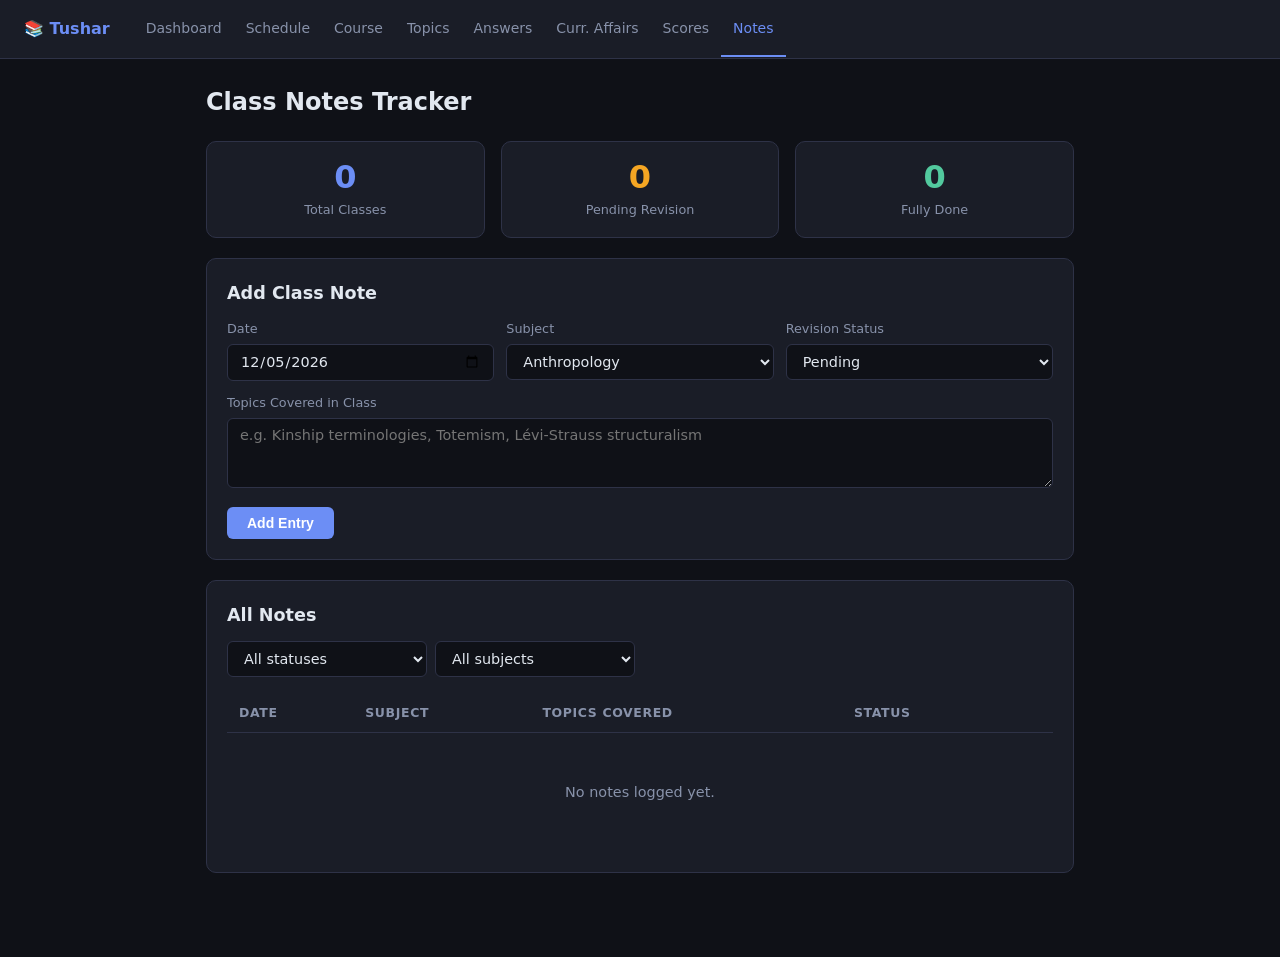
<file: notes.html>
<!DOCTYPE html>
<html lang="en">
<head>
  <meta charset="UTF-8">
  <meta name="viewport" content="width=device-width, initial-scale=1.0">
  <meta name="apple-mobile-web-app-capable" content="yes">
  <meta name="apple-mobile-web-app-status-bar-style" content="black-translucent">
  <meta name="apple-mobile-web-app-title" content="UPSC">
  <meta name="theme-color" content="#0f1117">
  <link rel="manifest" href="manifest.json">
  <title>Class Notes — Tushar Progress</title>
  <link rel="stylesheet" href="css/style.css">
</head>
<body>
  <nav>
    <span class="nav-brand">📚 Tushar</span>
    <a href="index.html">Dashboard</a>
    <a href="schedule.html">Schedule</a>
    <a href="course.html">Course</a>
    <a href="topics.html">Topics</a>
    <a href="answers.html">Answers</a>
    <a href="current-affairs.html">Curr. Affairs</a>
    <a href="scores.html">Scores</a>
    <a href="notes.html" class="active">Notes</a>
  </nav>

  <main>
    <h1>Class Notes Tracker</h1>

    <div class="card-grid" id="noteStats"></div>

    <div class="card">
      <h2>Add Class Note</h2>
      <div class="form-row">
        <div>
          <label>Date</label>
          <input type="date" id="nDate">
        </div>
        <div>
          <label>Subject</label>
          <select id="nSubject">
            <option value="Anthropology">Anthropology</option>
            <option value="ML">ML</option>
            <option value="Other">Other</option>
          </select>
        </div>
        <div>
          <label>Revision Status</label>
          <select id="nStatus">
            <option value="pending">Pending</option>
            <option value="revised">Revised</option>
            <option value="done">Done ✓</option>
          </select>
        </div>
      </div>
      <div style="margin-bottom:0.75rem">
        <label>Topics Covered in Class</label>
        <textarea id="nTopics" rows="2" placeholder="e.g. Kinship terminologies, Totemism, Lévi-Strauss structuralism"></textarea>
      </div>
      <button class="btn" onclick="addNote()">Add Entry</button>
    </div>

    <div class="card">
      <h2>All Notes</h2>
      <div class="filter-bar">
        <select id="filterStatus" onchange="renderNotes()">
          <option value="">All statuses</option>
          <option value="pending">Pending Revision</option>
          <option value="revised">Revised</option>
          <option value="done">Done</option>
        </select>
        <select id="filterSubj" onchange="renderNotes()">
          <option value="">All subjects</option>
          <option value="Anthropology">Anthropology</option>
          <option value="ML">ML</option>
        </select>
      </div>
      <div class="table-wrap">
        <table>
          <thead>
            <tr><th>Date</th><th>Subject</th><th>Topics Covered</th><th>Status</th><th></th></tr>
          </thead>
          <tbody id="notesBody"></tbody>
        </table>
      </div>
    </div>
  </main>

  <script src="js/storage.js"></script>
  <script>
    document.getElementById('nDate').value = todayISO();

    const statusColors = { pending: 'badge-orange', revised: 'badge-blue', done: 'badge-green' };
    const statusLabels = { pending: '⏳ Pending', revised: '📖 Revised', done: '✓ Done' };

    function addNote() {
      const topics = document.getElementById('nTopics').value.trim();
      if (!topics) { alert('Enter topics covered.'); return; }
      addClassNote({
        date: document.getElementById('nDate').value || todayISO(),
        subject: document.getElementById('nSubject').value,
        topics,
        status: document.getElementById('nStatus').value,
      });
      document.getElementById('nTopics').value = '';
      document.getElementById('nStatus').value = 'pending';
      renderAll();
    }

    function renderStats() {
      const notes = getClassNotes();
      const pending = notes.filter(n => n.status === 'pending').length;
      const done = notes.filter(n => n.status === 'done').length;
      document.getElementById('noteStats').innerHTML = `
        <div class="stat-card"><div class="value">${notes.length}</div><div class="label">Total Classes</div></div>
        <div class="stat-card"><div class="value" style="color:var(--accent3)">${pending}</div><div class="label">Pending Revision</div></div>
        <div class="stat-card"><div class="value" style="color:var(--accent2)">${done}</div><div class="label">Fully Done</div></div>`;
    }

    function renderNotes() {
      const statusFilter = document.getElementById('filterStatus').value;
      const subjFilter = document.getElementById('filterSubj').value;
      let notes = getClassNotes();
      if (statusFilter) notes = notes.filter(n => n.status === statusFilter);
      if (subjFilter) notes = notes.filter(n => n.subject === subjFilter);

      const tbody = document.getElementById('notesBody');
      if (!notes.length) {
        tbody.innerHTML = '<tr><td colspan="5" class="empty">No notes logged yet.</td></tr>';
        return;
      }
      tbody.innerHTML = notes.map(n => `
        <tr>
          <td style="white-space:nowrap">${formatDate(n.date)}</td>
          <td><span class="badge badge-blue">${n.subject}</span></td>
          <td style="font-size:0.85rem">${n.topics}</td>
          <td>
            <select class="status-sel" onchange="changeStatus('${n.id}', this.value)"
              style="background:var(--surface2);border:1px solid var(--border);border-radius:6px;color:var(--text);padding:0.3rem;font-size:0.8rem">
              <option value="pending" ${n.status === 'pending' ? 'selected' : ''}>⏳ Pending</option>
              <option value="revised" ${n.status === 'revised' ? 'selected' : ''}>📖 Revised</option>
              <option value="done" ${n.status === 'done' ? 'selected' : ''}>✓ Done</option>
            </select>
          </td>
          <td><button class="btn btn-sm btn-danger" onclick="del('${n.id}')">✕</button></td>
        </tr>`).join('');
    }

    function changeStatus(id, status) {
      updateNoteStatus(id, status);
      renderAll();
    }

    function del(id) {
      if (confirm('Delete this note entry?')) { deleteClassNote(id); renderAll(); }
    }

    function renderAll() { renderStats(); renderNotes(); }
    renderAll();
  </script>
  <script>if('serviceWorker'in navigator)navigator.serviceWorker.register('./sw.js');</script>
</body>
</html>
</file>
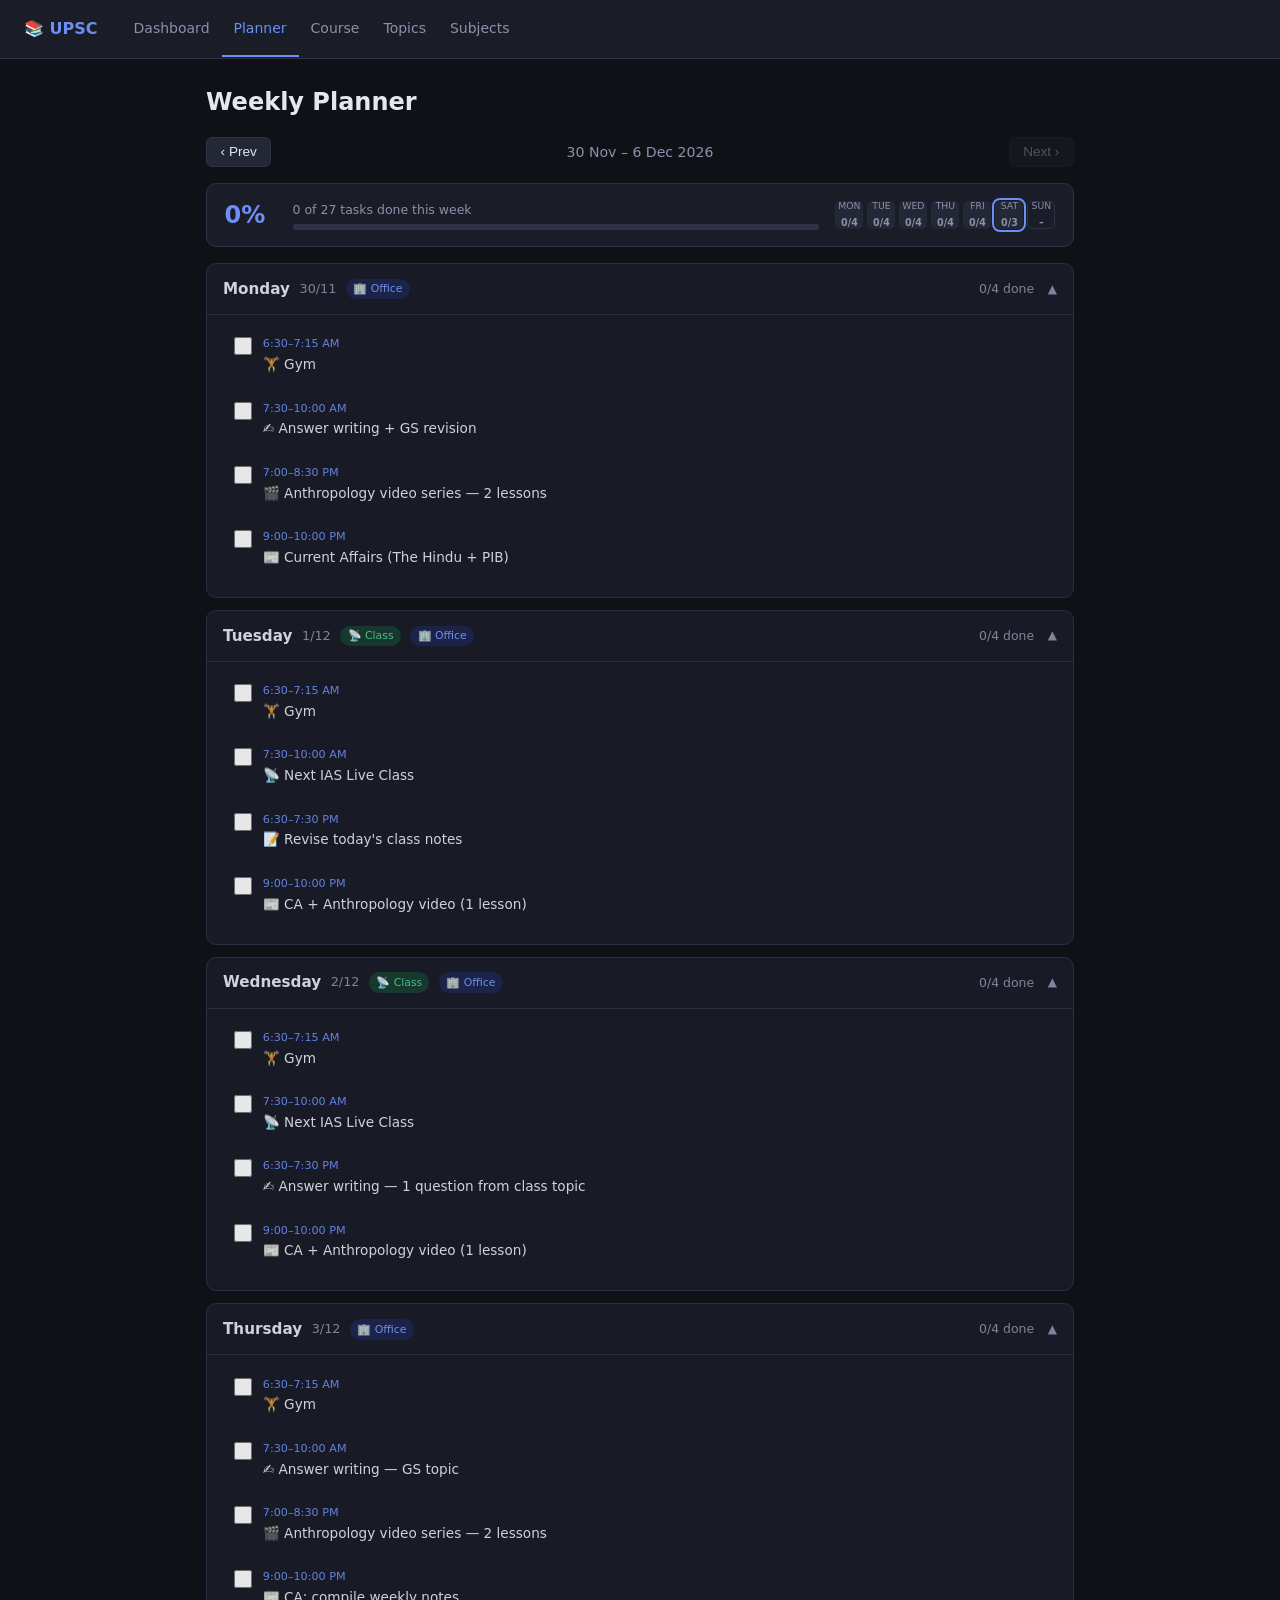
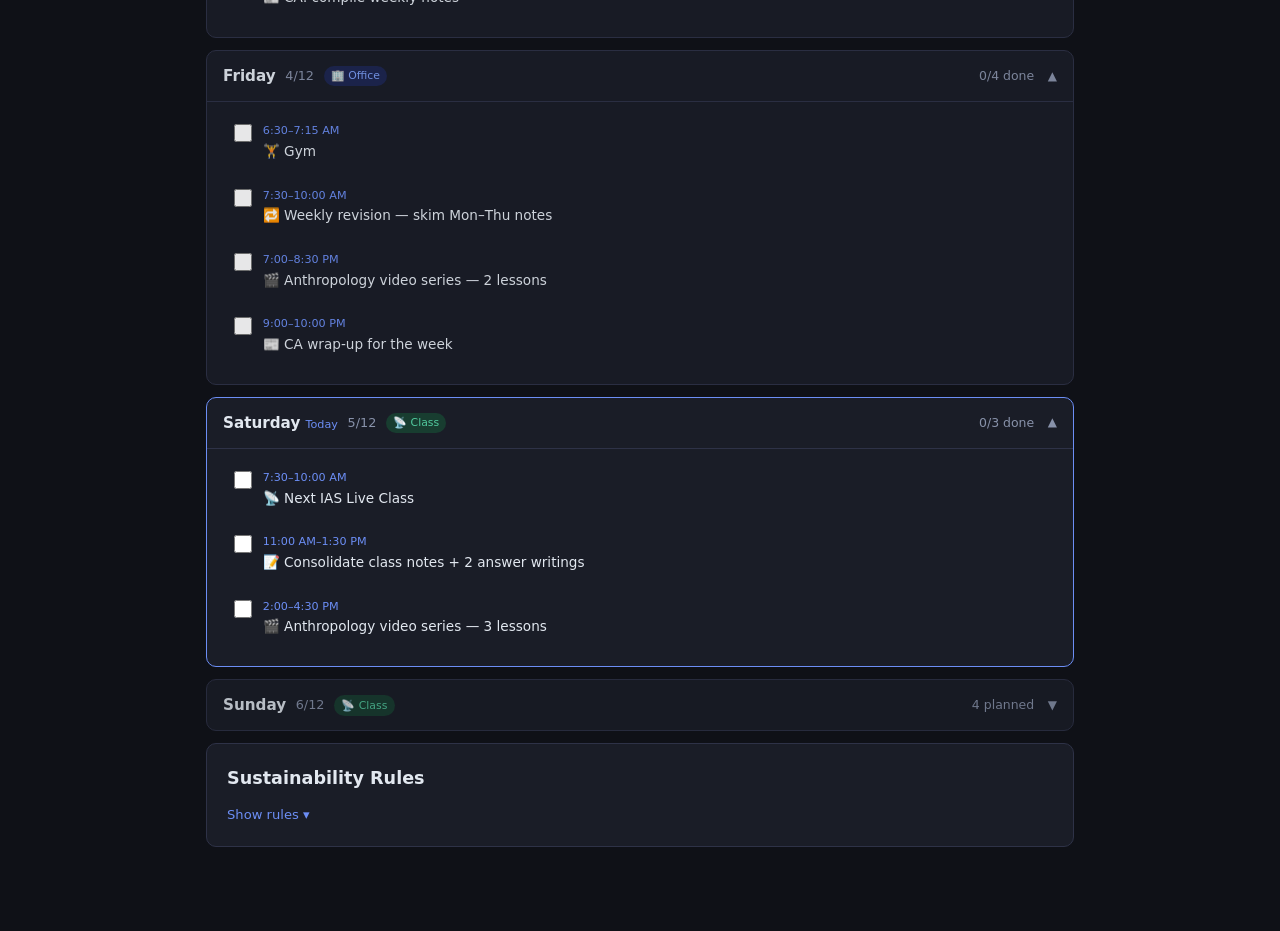
<file: schedule.html>
<!DOCTYPE html>
<html lang="en">
<head>
  <meta charset="UTF-8">
  <meta name="viewport" content="width=device-width, initial-scale=1.0">
  <meta name="apple-mobile-web-app-capable" content="yes">
  <meta name="apple-mobile-web-app-status-bar-style" content="black-translucent">
  <meta name="apple-mobile-web-app-title" content="UPSC">
  <meta name="theme-color" content="#0f1117">
  <link rel="manifest" href="manifest.json">
  <title>Planner — UPSC Tracker</title>
  <link rel="stylesheet" href="css/style.css">
  <style>
    /* ── Week nav ── */
    .week-nav {
      display: flex; align-items: center; justify-content: space-between;
      gap: 0.5rem; margin-bottom: 1rem;
    }
    .week-nav button {
      background: var(--surface2); border: 1px solid var(--border);
      color: var(--text); border-radius: 6px; padding: 0.4rem 0.85rem;
      font-size: 0.85rem; cursor: pointer; transition: border-color 0.15s;
    }
    .week-nav button:hover { border-color: var(--accent); }
    .week-nav button:disabled { opacity: 0.3; cursor: default; }
    .week-label { font-size: 0.88rem; color: var(--text-muted); text-align: center; flex: 1; }

    /* ── Week summary bar ── */
    .week-summary {
      display: flex; align-items: center; gap: 1rem;
      padding: 0.75rem 1.1rem; margin-bottom: 1rem;
      flex-wrap: wrap;
    }
    .ws-pct { font-size: 1.5rem; font-weight: 800; color: var(--accent); min-width: 52px; }
    .ws-detail { flex: 1; }
    .ws-label { font-size: 0.78rem; color: var(--text-muted); margin-bottom: 4px; }
    .ws-bar-track { height: 6px; background: var(--border); border-radius: 99px; overflow: hidden; }
    .ws-bar-fill { height: 100%; border-radius: 99px; background: var(--accent2); transition: width 0.4s; }
    .ws-days { display: flex; gap: 4px; flex-wrap: wrap; }
    .ws-day-dot {
      width: 28px; height: 28px; border-radius: 5px; font-size: 0.65rem;
      display: flex; flex-direction: column; align-items: center; justify-content: center;
      cursor: pointer; border: 1px solid transparent; gap: 1px;
    }
    .ws-day-dot.full { background: var(--accent2); color: #111; }
    .ws-day-dot.partial { background: #3d2e10; color: var(--accent3); }
    .ws-day-dot.none { background: var(--surface2); color: var(--text-muted); }
    .ws-day-dot.future { background: var(--surface); border-color: var(--border); color: var(--text-muted); }
    .ws-day-dot.is-today { outline: 2px solid var(--accent); outline-offset: 1px; }
    .ws-dot-name { font-size: 0.58rem; text-transform: uppercase; }
    .ws-dot-val { font-size: 0.6rem; font-weight: 700; }

    /* ── Day cards ── */
    .day-card {
      border-radius: var(--radius); background: var(--surface);
      border: 1px solid var(--border); margin-bottom: 0.75rem; overflow: hidden;
    }
    .day-card.is-today { border-color: var(--accent); }
    .day-card.is-past { opacity: 0.9; }
    .day-card.is-future { opacity: 0.8; }
    .day-card-header {
      display: flex; align-items: center; gap: 0.6rem; flex-wrap: wrap;
      padding: 0.8rem 1rem; cursor: pointer; user-select: none;
      border-bottom: 1px solid var(--border);
    }
    .day-card.expanded .day-card-header { border-bottom-color: var(--border); }
    .day-card:not(.expanded) .day-card-header { border-bottom: none; }
    .dch-name { font-weight: 700; font-size: 0.95rem; }
    .dch-date { font-size: 0.8rem; color: var(--text-muted); }
    .dch-badge { font-size: 0.68rem; padding: 0.1rem 0.45rem; border-radius: 99px; }
    .badge-class { background: #183d30; color: var(--accent2); }
    .badge-office { background: #1d2550; color: #7b9ef5; }
    .dch-progress { margin-left: auto; font-size: 0.78rem; color: var(--text-muted); white-space: nowrap; }
    .dch-progress.all-done { color: var(--accent2); font-weight: 700; }
    .dch-progress.some-done { color: var(--accent3); }
    .dch-toggle { font-size: 0.75rem; color: var(--text-muted); margin-left: 0.25rem; }
    .day-card-body { padding: 0.7rem 1rem 0.85rem; }
    .day-card:not(.expanded) .day-card-body { display: none; }

    /* ── Task rows ── */
    .pt-row {
      display: flex; align-items: flex-start; gap: 0.7rem;
      padding: 0.5rem 0.6rem; border-radius: 7px; margin-bottom: 0.35rem;
      cursor: pointer; transition: background 0.12s;
      border: 1px solid transparent;
    }
    .pt-row:hover { background: var(--surface2); }
    .pt-row.done { background: #152b22; border-color: #2d6b50; }
    .pt-row.done .pt-task { text-decoration: line-through; color: var(--text-muted); }
    .pt-row.done .pt-time { color: #2d6b50; }
    .pt-row.future-task { opacity: 0.65; }
    .pt-check { width: 18px; height: 18px; flex-shrink: 0; margin-top: 2px; accent-color: var(--accent2); cursor: pointer; }
    .pt-meta { flex: 1; }
    .pt-time { font-size: 0.7rem; color: var(--accent); margin-bottom: 1px; }
    .pt-task { font-size: 0.85rem; }
    .future-label { font-size: 0.72rem; color: var(--text-muted); font-style: italic; margin-top: 0.4rem; }

    /* ── Rules card ── */
    .rules-toggle { font-size: 0.82rem; color: var(--accent); cursor: pointer; margin-top: 0.5rem; display: inline-block; }
    .rules-list { display: none; }
    .rules-list.open { display: block; }

    @media (max-width: 480px) {
      .ws-days { gap: 3px; }
      .ws-day-dot { width: 24px; height: 24px; }
    }
  </style>
</head>
<body>
  <nav>
    <span class="nav-brand">📚 UPSC</span>
    <a href="index.html">Dashboard</a>
    <a href="schedule.html" class="active">Planner</a>
    <a href="course.html">Course</a>
    <a href="topics.html">Topics</a>
    <a href="subjects.html">Subjects</a>
  </nav>

  <main>
    <h1 style="margin-bottom:1rem">Weekly Planner</h1>

    <!-- Week navigation -->
    <div class="week-nav">
      <button onclick="changeWeek(-1)">‹ Prev</button>
      <span class="week-label" id="weekLabel"></span>
      <button onclick="changeWeek(1)" id="nextBtn">Next ›</button>
    </div>

    <!-- Week summary -->
    <div class="card week-summary" id="weekSummary"></div>

    <!-- Day cards -->
    <div id="dayCards"></div>

    <!-- Sustainability rules (collapsed by default) -->
    <div class="card">
      <h2 style="margin-bottom:0.25rem">Sustainability Rules</h2>
      <span class="rules-toggle" onclick="toggleRules()">Show rules ▾</span>
      <ul class="rules-list" id="rulesList" style="padding-left:1.2rem;line-height:2;font-size:0.88rem;color:var(--text-muted);margin-top:0.6rem">
        <li><strong style="color:var(--text)">1 answer per day minimum</strong> — even 150 words counts. Don't skip.</li>
        <li><strong style="color:var(--text)">30-min CA daily</strong> — headlines + 2 editorials max. Don't over-read.</li>
        <li><strong style="color:var(--text)">Revision &gt; new content</strong> — 60% revision, 40% new on weekdays.</li>
        <li><strong style="color:var(--text)">Weekends = depth</strong> — Anthropology deep dives + consolidation on Sat afternoons.</li>
        <li><strong style="color:var(--text)">Sunday plan next week</strong> — 30 min after CA class to plan the 7 days ahead.</li>
        <li><strong style="color:var(--text)">One off-day per week</strong> — Friday evening or Sunday night: no study, recharge.</li>
      </ul>
    </div>
  </main>

  <script src="js/storage.js"></script>
  <script src="js/schedules.js"></script>
  <script>

    const dayNames = ['Monday','Tuesday','Wednesday','Thursday','Friday','Saturday','Sunday'];
    const dayAbbr  = ['Mon','Tue','Wed','Thu','Fri','Sat','Sun'];

    const todayISO_ = todayISO();
    let weekOffset = 0;

    // ── Date helpers ─────────────────────────────────────────────────────────────
    function getWeekDates(offset) {
      const base = new Date(todayISO_ + 'T00:00:00');
      const dow = base.getDay(); // 0=Sun
      const toMonday = dow === 0 ? 6 : dow - 1;
      base.setDate(base.getDate() - toMonday + offset * 7);
      return Array.from({ length: 7 }, (_, i) => {
        const d = new Date(base);
        d.setDate(d.getDate() + i);
        return d.toISOString().slice(0, 10);
      });
    }

    function isFuture(iso) { return iso > todayISO_; }
    function isPast(iso)   { return iso < todayISO_; }

    function fmtRange(dates) {
      const [y0, m0, d0] = dates[0].split('-');
      const [y1, m1, d1] = dates[6].split('-');
      const months = ['Jan','Feb','Mar','Apr','May','Jun','Jul','Aug','Sep','Oct','Nov','Dec'];
      if (m0 === m1) return `${+d0}–${+d1} ${months[+m0-1]} ${y0}`;
      return `${+d0} ${months[+m0-1]} – ${+d1} ${months[+m1-1]} ${y1}`;
    }

    // ── Toggle task ───────────────────────────────────────────────────────────────
    function togglePlanTask(date, idx) {
      const entry = getTasksForDate(date);
      const slots = schedules[getDayName(date)] || [];
      const done = Array.from({ length: slots.length }, (_, i) => !!entry.done[i]);
      done[idx] = !done[idx];
      saveTasksForDate(date, done);
      renderWeek();
    }

    // ── Render ────────────────────────────────────────────────────────────────────
    function renderWeek() {
      const dates = getWeekDates(weekOffset);
      const isCurrentWeek = weekOffset === 0;

      // Week label
      document.getElementById('weekLabel').textContent = fmtRange(dates);
      document.getElementById('nextBtn').disabled = weekOffset >= 0;

      // Week summary
      let totalTasks = 0, doneTasks = 0;
      const dotData = dates.map((iso, i) => {
        const slots = schedules[dayNames[i]] || [];
        const entry = getTasksForDate(iso);
        const d = slots.filter((_, j) => !!entry.done[j]).length;
        totalTasks += slots.length;
        if (!isFuture(iso)) doneTasks += d;
        return { iso, name: dayAbbr[i], slots: slots.length, done: d };
      });
      const pct = totalTasks ? Math.round((doneTasks / totalTasks) * 100) : 0;

      document.getElementById('weekSummary').innerHTML = `
        <div class="ws-pct">${pct}%</div>
        <div class="ws-detail">
          <div class="ws-label">${doneTasks} of ${totalTasks} tasks done this week</div>
          <div class="ws-bar-track"><div class="ws-bar-fill" style="width:${pct}%"></div></div>
        </div>
        <div class="ws-days">
          ${dotData.map(({ iso, name, slots, done }) => {
            const future = isFuture(iso);
            const cls = future ? 'future' : done === slots && slots > 0 ? 'full' : done > 0 ? 'partial' : 'none';
            const isToday = iso === todayISO_;
            return `<div class="ws-day-dot ${cls}${isToday ? ' is-today' : ''}" title="${iso}" onclick="scrollToDay('${iso}')">
              <span class="ws-dot-name">${name}</span>
              <span class="ws-dot-val">${future ? '–' : done + '/' + slots}</span>
            </div>`;
          }).join('')}
        </div>`;

      // Day cards
      const container = document.getElementById('dayCards');
      container.innerHTML = '';

      dates.forEach((iso, i) => {
        const name = dayNames[i];
        const slots = schedules[name] || [];
        const entry = getTasksForDate(iso);
        const done = Array.from({ length: slots.length }, (_, j) => !!entry.done[j]);
        const doneCount = done.filter(Boolean).length;
        const future = isFuture(iso);
        const isToday = iso === todayISO_;
        const past = isPast(iso);

        const statusClass = isToday ? 'is-today' : past ? 'is-past' : 'is-future';
        const expanded = isToday || (past && weekOffset < 0) || (!future && !isToday && weekOffset === 0);

        // badges
        const badges = [];
        if ([0, 2, 3, 6].includes(new Date(iso + 'T00:00:00').getDay())) badges.push('<span class="dch-badge badge-class">📡 Class</span>');
        if (new Date(iso + 'T00:00:00').getDay() >= 1 && new Date(iso + 'T00:00:00').getDay() <= 5) badges.push('<span class="dch-badge badge-office">🏢 Office</span>');

        // progress label
        let progLabel = '', progCls = '';
        if (future) { progLabel = `${slots.length} planned`; progCls = ''; }
        else if (doneCount === slots.length && slots.length > 0) { progLabel = '✅ All done'; progCls = 'all-done'; }
        else if (doneCount > 0) { progLabel = `${doneCount}/${slots.length} done`; progCls = 'some-done'; }
        else { progLabel = `0/${slots.length} done`; progCls = ''; }

        const [, dm, dd] = iso.split('-');
        const dateLabel = `${+dd}/${+dm}`;

        const tasksHTML = slots.map(([time, task], j) => {
          const isDone = done[j];
          return `<div class="pt-row ${isDone ? 'done' : ''} ${future ? 'future-task' : ''}" id="pt_${iso}_${j}" onclick="togglePlanTask('${iso}',${j})">
            <input type="checkbox" class="pt-check" ${isDone ? 'checked' : ''} onclick="event.stopPropagation();togglePlanTask('${iso}',${j})">
            <div class="pt-meta">
              <div class="pt-time">${time}</div>
              <div class="pt-task">${task}</div>
            </div>
          </div>`;
        }).join('');

        const card = document.createElement('div');
        card.className = `day-card ${statusClass}${expanded ? ' expanded' : ''}`;
        card.id = `daycard_${iso}`;
        card.innerHTML = `
          <div class="day-card-header" onclick="toggleCard('${iso}')">
            <span class="dch-name">${name}${isToday ? ' <span style="font-size:0.7rem;color:var(--accent);font-weight:400">Today</span>' : ''}</span>
            <span class="dch-date">${dateLabel}</span>
            ${badges.join('')}
            <span class="dch-progress ${progCls}" style="margin-left:auto">${progLabel}</span>
            <span class="dch-toggle" id="tog_${iso}">${expanded ? '▲' : '▼'}</span>
          </div>
          <div class="day-card-body">
            ${tasksHTML}
            ${future ? '<p class="future-label">Upcoming — tasks will be checkable when the day arrives</p>' : ''}
          </div>`;
        container.appendChild(card);
      });
    }

    function toggleCard(iso) {
      const card = document.getElementById('daycard_' + iso);
      const tog = document.getElementById('tog_' + iso);
      const expanded = card.classList.toggle('expanded');
      tog.textContent = expanded ? '▲' : '▼';
    }

    function scrollToDay(iso) {
      const el = document.getElementById('daycard_' + iso);
      if (el) {
        el.classList.add('expanded');
        const tog = document.getElementById('tog_' + iso);
        if (tog) tog.textContent = '▲';
        el.scrollIntoView({ behavior: 'smooth', block: 'start' });
      }
    }

    function changeWeek(delta) {
      if (weekOffset + delta > 0) return;
      weekOffset += delta;
      renderWeek();
    }

    function toggleRules() {
      const list = document.getElementById('rulesList');
      const btn = document.querySelector('.rules-toggle');
      list.classList.toggle('open');
      btn.textContent = list.classList.contains('open') ? 'Hide rules ▴' : 'Show rules ▾';
    }

    renderWeek();
  </script>
  <script>if('serviceWorker'in navigator)navigator.serviceWorker.register('./sw.js');</script>
</body>
</html>
</file>
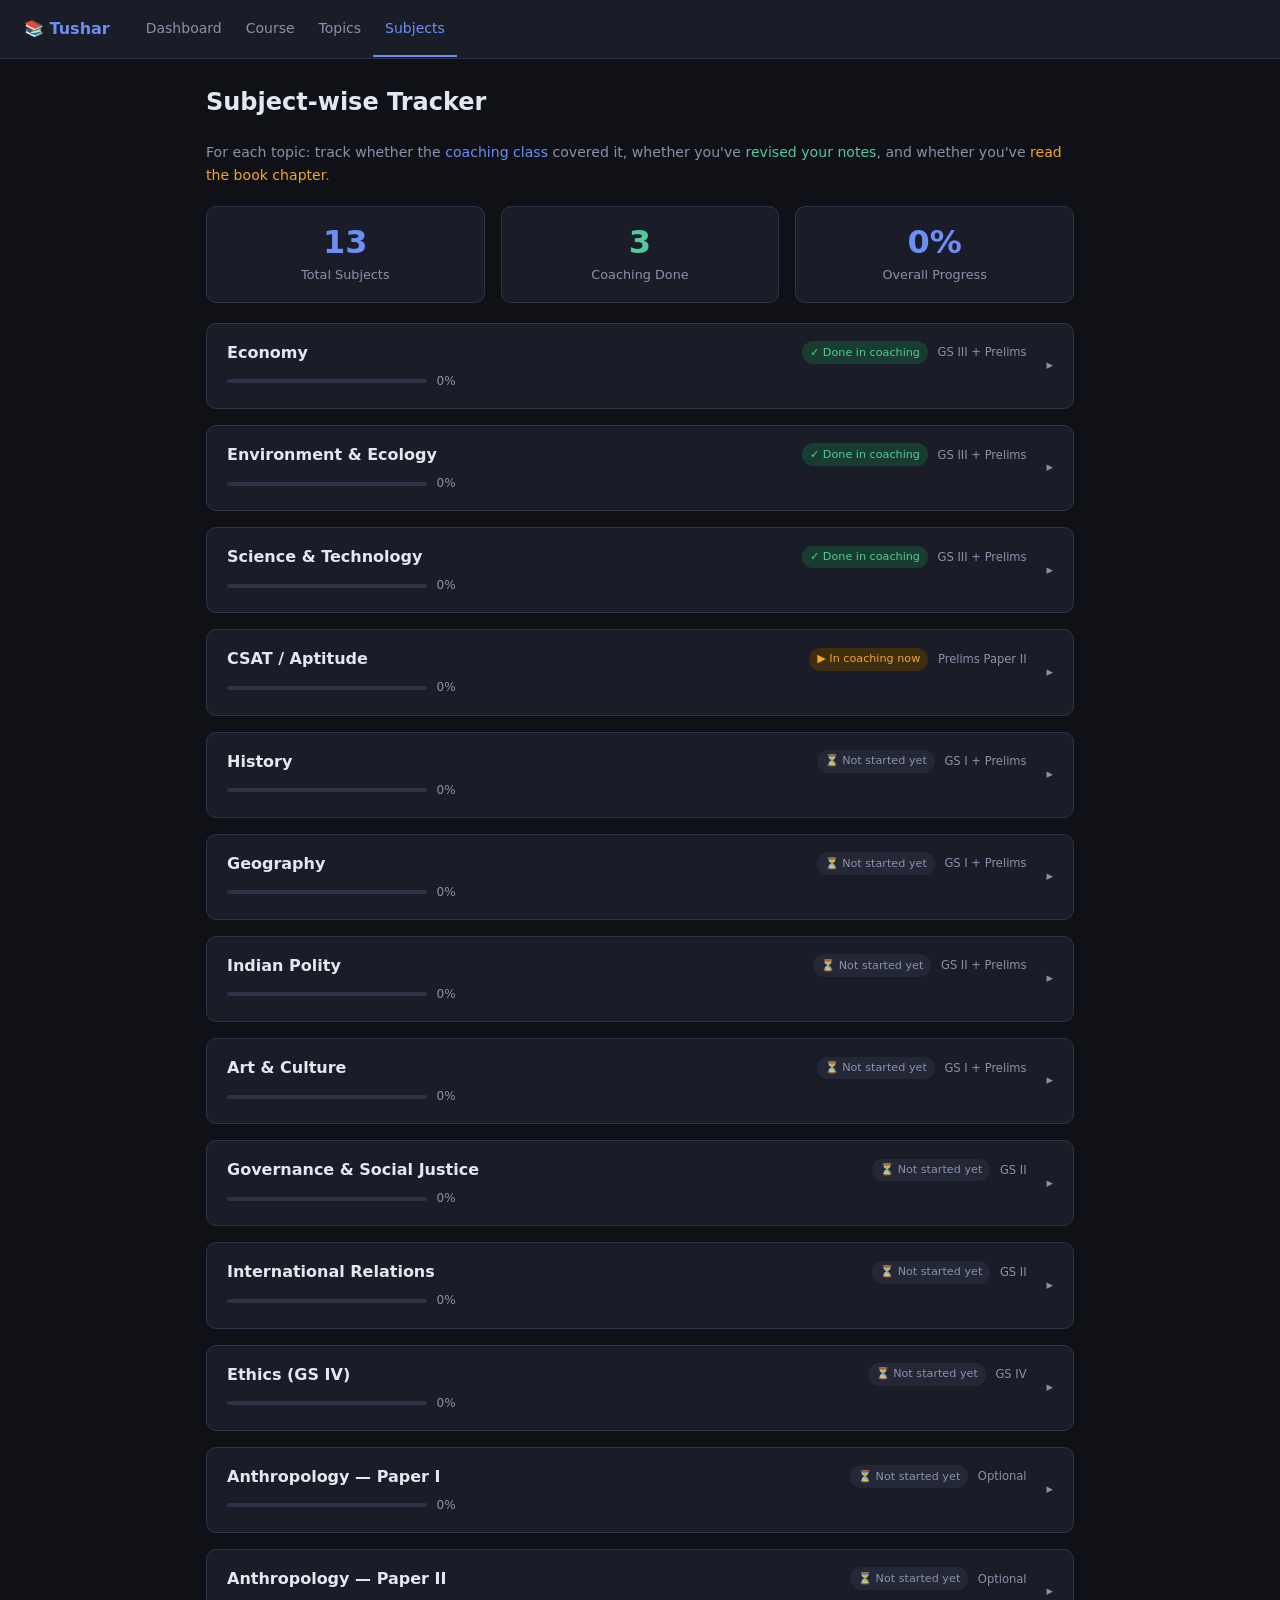
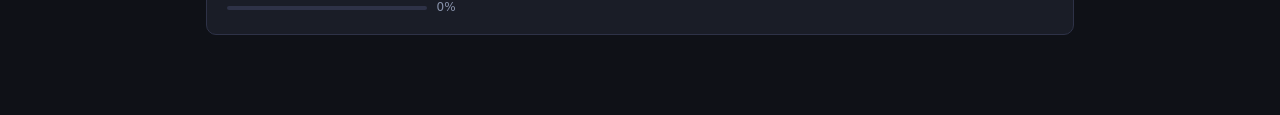
<file: subjects.html>
<!DOCTYPE html>
<html lang="en">
<head>
  <meta charset="UTF-8">
  <meta name="viewport" content="width=device-width, initial-scale=1.0">
  <meta name="apple-mobile-web-app-capable" content="yes">
  <meta name="apple-mobile-web-app-status-bar-style" content="black-translucent">
  <meta name="apple-mobile-web-app-title" content="UPSC">
  <meta name="theme-color" content="#0f1117">
  <link rel="manifest" href="manifest.json">
  <title>Subjects — Tushar Progress</title>
  <link rel="stylesheet" href="css/style.css">
  <style>
    .subj-card { background: var(--surface); border: 1px solid var(--border); border-radius: var(--radius); margin-bottom: 1rem; overflow: hidden; }
    .subj-header {
      display: flex; align-items: center; gap: 0.75rem;
      padding: 1rem 1.25rem; cursor: pointer;
      border-bottom: 1px solid transparent; transition: background 0.15s;
    }
    .subj-header:hover { background: var(--surface2); }
    .subj-header.open { border-bottom-color: var(--border); }
    .subj-title { flex: 1; font-weight: 600; font-size: 1rem; }
    .subj-meta { font-size: 0.75rem; color: var(--text-muted); margin-top: 0.1rem; }
    .subj-pct { font-size: 0.85rem; color: var(--accent); font-weight: 600; min-width: 40px; text-align: right; }
    .subj-body { padding: 0; display: none; }
    .subj-body.open { display: block; }
    .track-table { width: 100%; border-collapse: collapse; font-size: 0.85rem; }
    .track-table th { padding: 0.5rem 0.75rem; background: var(--surface2); color: var(--text-muted); font-size: 0.72rem; text-transform: uppercase; letter-spacing: 0.05em; border-bottom: 1px solid var(--border); }
    .track-table th:first-child { text-align: left; }
    .track-table th:not(:first-child) { text-align: center; width: 90px; }
    .track-table td { padding: 0.55rem 0.75rem; border-bottom: 1px solid var(--border); vertical-align: middle; }
    .track-table td:first-child { color: var(--text); font-size: 0.85rem; line-height: 1.4; }
    .track-table td:not(:first-child) { text-align: center; }
    .track-table tr:last-child td { border-bottom: none; }
    .track-table tr:hover td { background: var(--surface2); }
    .track-chk { width: 18px; height: 18px; cursor: pointer; }
    .track-chk.class-chk  { accent-color: #6c8ef5; }
    .track-chk.notes-chk  { accent-color: #52c99e; }
    .track-chk.book-chk   { accent-color: #f5a623; }
    .subj-progress-bar { height: 4px; background: var(--border); }
    .subj-progress-fill { height: 4px; transition: width 0.3s; }
    .coach-badge { font-size: 0.7rem; padding: 0.15rem 0.5rem; border-radius: 99px; flex-shrink: 0; }
    .cb-done    { background: #183d30; color: var(--accent2); }
    .cb-ongoing { background: #3d2e10; color: var(--accent3); }
    .cb-upcoming{ background: var(--surface2); color: var(--text-muted); }
    .col-header-wrap { display: flex; align-items: center; justify-content: center; gap: 0.3rem; flex-direction: column; }
    .col-dot { width: 8px; height: 8px; border-radius: 50%; }
    @media(max-width: 560px) {
      .track-table th:not(:first-child), .track-table td:not(:first-child) { width: 60px; }
      .track-table th .col-label { display: none; }
    }
  </style>
</head>
<body>
  <nav>
    <span class="nav-brand">📚 Tushar</span>
    <a href="index.html">Dashboard</a>
    <a href="course.html">Course</a>
    <a href="topics.html">Topics</a>
    <a href="subjects.html" class="active">Subjects</a>
  </nav>

  <main>
    <h1>Subject-wise Tracker</h1>
    <p style="color:var(--text-muted);font-size:0.88rem;margin-bottom:1.25rem">
      For each topic: track whether the <span style="color:#6c8ef5">coaching class</span> covered it,
      whether you've <span style="color:#52c99e">revised your notes</span>,
      and whether you've <span style="color:#f5a623">read the book chapter</span>.
    </p>

    <div class="card-grid" id="summaryStats"></div>

    <div id="subjectList"></div>
  </main>

  <script src="js/storage.js"></script>
  <script src="data/syllabus.js"></script>
  <script>
  // ── Data: subjects with per-topic tracking ────────────────────────────────

  const SUBJECTS = [
    {
      id: 'eco', title: 'Economy', paper: 'GS III + Prelims', coaching: 'completed',
      color: '#6c8ef5',
      books: ['Ramesh Singh — Indian Economy', 'NCERT Class 11 Economics'],
      topics: [
        { id: 'eco_1', text: 'GDP, GNP, NNP — concepts and differences' },
        { id: 'eco_2', text: 'Inflation — types (WPI, CPI), causes, effects, measures' },
        { id: 'eco_3', text: 'Fiscal policy — budget, deficits, FRBM Act' },
        { id: 'eco_4', text: 'Monetary policy — RBI, CRR, SLR, repo rate, OMO' },
        { id: 'eco_5', text: 'Banking — types of banks, NPA, Basel norms' },
        { id: 'eco_6', text: 'Agriculture — Green Revolution, MSP, food security, PDS, e-NAM' },
        { id: 'eco_7', text: 'Industry — industrial policy, MSME, Make in India' },
        { id: 'eco_8', text: 'Infrastructure — investment models, PPP, NITI Aayog' },
        { id: 'eco_9', text: 'International trade — BoP, WTO, FTAs' },
        { id: 'eco_10', text: 'Inclusive growth — poverty, HDI, welfare schemes (MNREGA, PM-KISAN, Jan Dhan)' },
      ]
    },
    {
      id: 'env', title: 'Environment & Ecology', paper: 'GS III + Prelims', coaching: 'completed',
      color: '#52c99e',
      books: ['Shankar IAS — Environment', 'NCERT Class 12 Biology (Ecology)'],
      topics: [
        { id: 'env_1', text: 'Ecosystems — types, food chains, food webs, energy flow' },
        { id: 'env_2', text: 'Biodiversity — levels, hotspots, threats, conservation strategies (in-situ, ex-situ)' },
        { id: 'env_3', text: 'National parks, wildlife sanctuaries, biosphere reserves, Ramsar sites' },
        { id: 'env_4', text: 'Climate change — greenhouse gases, IPCC reports, global warming impacts' },
        { id: 'env_5', text: 'International conventions — UNFCCC, Paris Agreement, CBD, CITES, Ramsar, Basel' },
        { id: 'env_6', text: 'Pollution — air (NAAQS, AQI), water (BIS norms), soil, noise, e-waste' },
        { id: 'env_7', text: 'Environmental laws — EPA 1986, Forest Act, Wildlife Protection Act, NGT' },
        { id: 'env_8', text: 'EIA, CRZ, Coastal Regulation Zone, Green India Mission' },
        { id: 'env_9', text: 'Disaster management — NDMA, NDRF, types of disasters, Sendai Framework' },
      ]
    },
    {
      id: 'sci', title: 'Science & Technology', paper: 'GS III + Prelims', coaching: 'completed',
      color: '#c77dff',
      books: ['NCERT Class 9–10 Science', 'Vision IAS Science & Technology notes'],
      topics: [
        { id: 'sci_1', text: 'Physics basics — motion, force, work, electricity, magnetism' },
        { id: 'sci_2', text: 'Chemistry — periodic table, acids/bases, polymers, everyday chemistry' },
        { id: 'sci_3', text: 'Biology — cell biology, genetics (DNA, RNA), diseases, vaccines' },
        { id: 'sci_4', text: 'Space — ISRO milestones, Chandrayaan, Gaganyaan, satellites, PSLV vs GSLV' },
        { id: 'sci_5', text: 'Defence — DRDO, missiles (Agni, BrahMos), nuclear doctrine' },
        { id: 'sci_6', text: 'Biotechnology — GMO crops, CRISPR, stem cells, mRNA vaccines' },
        { id: 'sci_7', text: 'AI, robotics, nano-technology, quantum computing — basics and applications' },
        { id: 'sci_8', text: 'Intellectual Property Rights — patents, copyrights, TRIPS, GI tags' },
      ]
    },
    {
      id: 'csat', title: 'CSAT / Aptitude', paper: 'Prelims Paper II', coaching: 'ongoing',
      color: '#f5a623',
      books: ['R.S. Aggarwal — Quantitative Aptitude', 'Arihant CSAT Paper 2'],
      topics: [
        { id: 'csat_1', text: 'Number system — HCF, LCM, factors, simplification' },
        { id: 'csat_2', text: 'Percentage, profit & loss, discount' },
        { id: 'csat_3', text: 'Ratio & proportion, averages, mixtures & allegation' },
        { id: 'csat_4', text: 'Time-speed-distance, time & work, pipes & cisterns' },
        { id: 'csat_5', text: 'Data interpretation — tables, bar charts, line graphs, pie charts' },
        { id: 'csat_6', text: 'Logical reasoning — series, coding, blood relations, direction' },
        { id: 'csat_7', text: 'Syllogisms, statements & assumptions, cause & effect' },
        { id: 'csat_8', text: 'Reading comprehension — passage-based questions (English)' },
        { id: 'csat_9', text: 'Decision making & problem solving scenarios' },
      ]
    },
    {
      id: 'hist', title: 'History', paper: 'GS I + Prelims', coaching: 'upcoming',
      color: '#6c8ef5',
      books: ['NCERT Ancient India (R.S. Sharma)', 'NCERT Medieval India (Satish Chandra)', 'Bipin Chandra — Modern India', 'Spectrum — Modern History'],
      topics: [
        { id: 'hist_1', text: 'Ancient India — Indus Valley, Vedic period, Buddhism & Jainism, Mauryas' },
        { id: 'hist_2', text: 'Ancient India — Gupta Empire, post-Gupta, South India dynasties' },
        { id: 'hist_3', text: 'Medieval India — Delhi Sultanate, Vijayanagara, Deccan Kingdoms' },
        { id: 'hist_4', text: 'Medieval India — Mughal Empire, Bhakti & Sufi movements' },
        { id: 'hist_5', text: 'Modern India — European arrival, Battle of Plassey, British expansion' },
        { id: 'hist_6', text: 'Modern India — 1857 Revolt, social reform movements, nationalist awakening' },
        { id: 'hist_7', text: 'Freedom Movement — Moderate/Extremist phase, Gandhi, Civil Disobedience, Quit India' },
        { id: 'hist_8', text: 'Partition and Independence; Post-independence consolidation' },
        { id: 'hist_9', text: 'World History — World Wars, Cold War, decolonisation' },
      ]
    },
    {
      id: 'geo', title: 'Geography', paper: 'GS I + Prelims', coaching: 'upcoming',
      color: '#52c99e',
      books: ['NCERT Class 11 Physical Geography', 'NCERT Class 12 India — People & Economy', 'Majid Husain — Geography of India'],
      topics: [
        { id: 'geo_1', text: 'Physical geography — geomorphology (landforms, rock types, weathering)' },
        { id: 'geo_2', text: 'Climatology — atmospheric circulation, monsoons, El Niño, climate zones' },
        { id: 'geo_3', text: 'Oceanography — ocean currents, tides, ENSO, marine resources' },
        { id: 'geo_4', text: 'Indian physiographic divisions — Himalayas, plains, plateaus, coastal plains, islands' },
        { id: 'geo_5', text: 'Indian rivers — classification, drainage patterns, important projects' },
        { id: 'geo_6', text: 'Soils, natural vegetation, forests of India' },
        { id: 'geo_7', text: 'Indian agriculture — types of farming, major crops, agro-climatic zones' },
        { id: 'geo_8', text: 'Economic geography — minerals, energy resources, industries, transport' },
        { id: 'geo_9', text: 'Human geography — population distribution, urbanisation, migration' },
        { id: 'geo_10', text: 'World geography — major regions, continents, climate zones, places in news' },
      ]
    },
    {
      id: 'pol', title: 'Indian Polity', paper: 'GS II + Prelims', coaching: 'upcoming',
      color: '#6c8ef5',
      books: ['M. Laxmikanth — Indian Polity (6th Ed.)', 'DD Basu — Introduction to the Constitution'],
      topics: [
        { id: 'pol_1', text: 'Constitution — Preamble, making, Schedules, salient features' },
        { id: 'pol_2', text: 'Fundamental Rights (Art. 12–35) — details, exceptions, writs' },
        { id: 'pol_3', text: 'DPSPs (Art. 36–51) and Fundamental Duties' },
        { id: 'pol_4', text: 'Parliament — Lok Sabha, Rajya Sabha, sessions, bills, budget process' },
        { id: 'pol_5', text: 'President, Prime Minister, Council of Ministers, Cabinet' },
        { id: 'pol_6', text: 'Judiciary — Supreme Court, High Courts, judicial review, PILs' },
        { id: 'pol_7', text: 'Centre-State relations — legislative, administrative, financial' },
        { id: 'pol_8', text: 'Constitutional bodies — EC, CAG, UPSC, Finance Commission, NHRC' },
        { id: 'pol_9', text: 'Local self-government — 73rd/74th Amendments, PRIs, urban bodies' },
        { id: 'pol_10', text: 'Emergency provisions, Amendments, Anti-defection law' },
      ]
    },
    {
      id: 'cult', title: 'Art & Culture', paper: 'GS I + Prelims', coaching: 'upcoming',
      color: '#f5a623',
      books: ['Nitin Singhania — Indian Art and Culture', 'NCERT — An Introduction to Indian Art'],
      topics: [
        { id: 'cult_1', text: 'Architecture — Indus, Rock-cut, Buddhist (stupa/vihara/chaitya), Nagara, Dravida, Vesara styles' },
        { id: 'cult_2', text: 'Paintings — Ajanta, Mughal, Rajput, Madhubani, Warli, Pattachitra' },
        { id: 'cult_3', text: 'Classical music — Hindustani vs Carnatic, major ragas, instruments, gharanas' },
        { id: 'cult_4', text: 'Classical dances — Bharatnatyam, Kathak, Odissi, Kuchipudi, Manipuri, Kathakali, Sattriya' },
        { id: 'cult_5', text: 'Religions — Hinduism, Buddhism, Jainism, Sikhism, Islam, Christianity in India' },
        { id: 'cult_6', text: 'Philosophies — Advaita, Dvaita, Nyaya, Yoga, Carvaka, Buddhist & Jain schools' },
        { id: 'cult_7', text: 'Literature — Sanskrit, Pali, Tamil Sangam, Bhakti poets, Mughal era' },
        { id: 'cult_8', text: 'Fairs, festivals, folk traditions, intangible cultural heritage (UNESCO ICH)' },
        { id: 'cult_9', text: 'UNESCO World Heritage Sites in India; ASI protected monuments' },
      ]
    },
    {
      id: 'gov', title: 'Governance & Social Justice', paper: 'GS II', coaching: 'upcoming',
      color: '#52c99e',
      books: ['Laxmikanth — Indian Polity (Governance chapters)', 'Vision IAS GS II notes'],
      topics: [
        { id: 'gov_1', text: 'Government policies — economic, social, environmental interventions' },
        { id: 'gov_2', text: 'Welfare schemes — PMAY, Ayushman Bharat, PM Poshan, PMFBY, Ujjwala' },
        { id: 'gov_3', text: 'e-Governance — Digital India, Aadhaar, UMANG, CoWIN, DBT' },
        { id: 'gov_4', text: 'Transparency & accountability — RTI, Lokpal, Lokayukta, social audit' },
        { id: 'gov_5', text: 'Social justice — SC/ST, OBC, minorities, women, PWD, child welfare' },
        { id: 'gov_6', text: 'Education — NEP 2020, higher education, skill development' },
        { id: 'gov_7', text: 'Health — NHM, Ayushman Bharat, mental health, AMR, NCD burden' },
        { id: 'gov_8', text: 'NGOs, SHGs, Civil society — role in development, FCRA' },
      ]
    },
    {
      id: 'ir', title: 'International Relations', paper: 'GS II', coaching: 'upcoming',
      color: '#6c8ef5',
      books: ['Rajiv Sikri — Challenge and Strategy', 'Current Affairs magazines (The Hindu, IE)'],
      topics: [
        { id: 'ir_1', text: 'India\'s foreign policy — Panchsheel, NAM, Gujral Doctrine, Neighbourhood First' },
        { id: 'ir_2', text: 'India–Pakistan, India–China, India–Bangladesh, India–Sri Lanka relations' },
        { id: 'ir_3', text: 'India–US, India–Russia, India–EU relations' },
        { id: 'ir_4', text: 'SAARC, BIMSTEC, BRICS, G20, SCO, QUAD, I2U2' },
        { id: 'ir_5', text: 'UN system — UNSC, UNGA, specialized agencies (WHO, UNESCO, IAEA, WFP)' },
        { id: 'ir_6', text: 'India and multilateral issues — climate, trade, nuclear non-proliferation' },
        { id: 'ir_7', text: 'Indian diaspora — role, remittances, PIO, OCI' },
      ]
    },
    {
      id: 'eth', title: 'Ethics (GS IV)', paper: 'GS IV', coaching: 'upcoming',
      color: '#c77dff',
      books: ['Lexicon — Ethics, Integrity & Aptitude', 'Subba Rao — Ethics, Integrity & Aptitude'],
      topics: [
        { id: 'eth_1', text: 'Ethics — essence, determinants, dimensions in human actions' },
        { id: 'eth_2', text: 'Human values — lessons from great leaders; role of family, society, education' },
        { id: 'eth_3', text: 'Attitude — content, structure, function; influence on thought and behaviour' },
        { id: 'eth_4', text: 'Emotional intelligence — concepts, utilities, application in governance' },
        { id: 'eth_5', text: 'Moral thinkers — Gandhi, Ambedkar, Plato, Kant, Mill, Aristotle, Rawls' },
        { id: 'eth_6', text: 'Aptitude values for Civil Services — integrity, impartiality, dedication to public service' },
        { id: 'eth_7', text: 'Probity in governance — RTI, accountability, citizen\'s charter, work culture' },
        { id: 'eth_8', text: 'Case Studies — identifying ethical issues, stakeholder analysis, dilemma resolution' },
      ]
    },
    {
      id: 'a1', title: 'Anthropology — Paper I', paper: 'Optional', coaching: 'upcoming',
      color: '#52c99e',
      books: ['Ember & Ember — Anthropology (13th Ed.)', 'Nanda & Warms — Cultural Anthropology', 'P.K. Misra — Indian Anthropology (for P2 context)'],
      topics: [
        { id: 'a1_1', text: 'Meaning, scope, branches and development of Anthropology' },
        { id: 'a1_2', text: 'Family, Marriage and Kinship systems' },
        { id: 'a1_3', text: 'Economic Organisation — modes, formalist vs substantivist debate' },
        { id: 'a1_4', text: 'Political Organisation & Social Control (Band → State typology)' },
        { id: 'a1_5', text: 'Religion, Magic, Witchcraft — theories and functions' },
        { id: 'a1_6', text: 'Anthropological Theories — Evolutionism to Post-modernism' },
        { id: 'a1_7', text: 'Culture, Language & Communication' },
        { id: 'a1_8', text: 'Research Methods — fieldwork, participant observation, sampling' },
        { id: 'a1_9', text: 'Human Genetics — Mendelian genetics, population genetics, disorders' },
        { id: 'a1_10', text: 'Concept of Race — biological basis, racism, morphological variation' },
        { id: 'a1_11', text: 'Age, Sex, Population — demographic concepts, ecological anthropology' },
        { id: 'a1_12', text: 'Primate Behaviour — classification, social structure, relevance' },
      ]
    },
    {
      id: 'a2', title: 'Anthropology — Paper II', paper: 'Optional', coaching: 'upcoming',
      color: '#52c99e',
      books: ['Nadeem Hasnain — Tribal India', 'P.K. Misra — Indian Anthropology', 'V. Elwin — works on tribal India'],
      topics: [
        { id: 'a2_1', text: 'Evolution of Indian Culture — Prehistoric + Indus Valley Civilisation' },
        { id: 'a2_2', text: 'Ethno-archaeology in India' },
        { id: 'a2_3', text: 'Demographic Profile of India (SCs, STs, OBCs, ethnic-linguistic elements)' },
        { id: 'a2_4', text: 'Traditional Indian Social System — Varnashrama, Jajmani, caste system' },
        { id: 'a2_5', text: 'Emergence of Indian Anthropology — Ghurye, Srinivas, Elwin, Dube' },
        { id: 'a2_6', text: 'Tribal Situation — distribution, colonial policies, tribal movements' },
        { id: 'a2_7', text: 'Problems of Tribal Communities — education, health, displacement' },
        { id: 'a2_8', text: 'Tribal Policy & Law — Fifth/Sixth Schedules, FRA, LARR, TSP, ITDP' },
        { id: 'a2_9', text: 'Social Change — sanskritization, westernization, modernization; reform movements' },
        { id: 'a2_10', text: 'Applied Anthropology — medical, nutritional, forensic, participatory development' },
      ]
    },
  ];

  // ── Storage helpers ────────────────────────────────────────────────────────

  const SP_KEY = 'subj_progress';

  function getSubjProgress() {
    try { return JSON.parse(localStorage.getItem(SP_KEY) || '{}'); } catch { return {}; }
  }

  function toggleSubjItem(topicId, type) {
    const sp = getSubjProgress();
    if (!sp[topicId]) sp[topicId] = {};
    sp[topicId][type] = !sp[topicId][type];
    localStorage.setItem(SP_KEY, JSON.stringify(sp));
    return sp[topicId][type];
  }

  function getSubjItemVal(topicId, type, sp) {
    return !!(sp[topicId] && sp[topicId][type]);
  }

  // ── Render ─────────────────────────────────────────────────────────────────

  function pctFor(subj, sp) {
    const total = subj.topics.length * 3;
    if (!total) return 0;
    const done = subj.topics.reduce((n, t) => {
      return n + (getSubjItemVal(t.id,'class',sp)?1:0) + (getSubjItemVal(t.id,'notes',sp)?1:0) + (getSubjItemVal(t.id,'book',sp)?1:0);
    }, 0);
    return Math.round((done / total) * 100);
  }

  function coachingBadge(status) {
    const map = {
      completed: ['✓ Done in coaching', 'cb-done'],
      ongoing:   ['▶ In coaching now', 'cb-ongoing'],
      upcoming:  ['⏳ Not started yet', 'cb-upcoming'],
    };
    const [label, cls] = map[status] || map.upcoming;
    return `<span class="coach-badge ${cls}">${label}</span>`;
  }

  function renderSummary() {
    const sp = getSubjProgress();
    let totalItems = 0, doneItems = 0;
    SUBJECTS.forEach(s => {
      s.topics.forEach(t => {
        totalItems += 3;
        doneItems += (getSubjItemVal(t.id,'class',sp)?1:0) + (getSubjItemVal(t.id,'notes',sp)?1:0) + (getSubjItemVal(t.id,'book',sp)?1:0);
      });
    });
    const coaching_done = SUBJECTS.filter(s => s.coaching === 'completed').length;
    document.getElementById('summaryStats').innerHTML = `
      <div class="stat-card"><div class="value">${SUBJECTS.length}</div><div class="label">Total Subjects</div></div>
      <div class="stat-card"><div class="value" style="color:var(--accent2)">${coaching_done}</div><div class="label">Coaching Done</div></div>
      <div class="stat-card"><div class="value">${totalItems ? Math.round((doneItems/totalItems)*100) : 0}%</div><div class="label">Overall Progress</div></div>`;
  }

  function buildRow(t, sp, subjId) {
    const cls = getSubjItemVal(t.id,'class',sp);
    const notes = getSubjItemVal(t.id,'notes',sp);
    const book = getSubjItemVal(t.id,'book',sp);
    return `<tr>
      <td>${t.text}</td>
      <td><input type="checkbox" class="track-chk class-chk" ${cls?'checked':''} onchange="check('${t.id}','class','${subjId}')"></td>
      <td><input type="checkbox" class="track-chk notes-chk" ${notes?'checked':''} onchange="check('${t.id}','notes','${subjId}')"></td>
      <td><input type="checkbox" class="track-chk book-chk" ${book?'checked':''} onchange="check('${t.id}','book','${subjId}')"></td>
    </tr>`;
  }

  function renderSubjects() {
    const sp = getSubjProgress();
    const container = document.getElementById('subjectList');
    container.innerHTML = SUBJECTS.map(s => {
      const pct = pctFor(s, sp);
      return `
        <div class="subj-card" id="sc-${s.id}">
          <div class="subj-header" onclick="toggleSubj('${s.id}')">
            <div style="flex:1">
              <div style="display:flex;align-items:center;gap:0.6rem;flex-wrap:wrap">
                <span class="subj-title">${s.title}</span>
                ${coachingBadge(s.coaching)}
                <span style="font-size:0.72rem;color:var(--text-muted)">${s.paper}</span>
              </div>
              <div style="margin-top:0.4rem;display:flex;align-items:center;gap:0.6rem">
                <div style="flex:1;background:var(--border);border-radius:99px;height:4px;max-width:200px">
                  <div id="spbar-${s.id}" style="height:4px;border-radius:99px;background:${s.color};width:${pct}%;transition:width 0.3s"></div>
                </div>
                <span id="sppct-${s.id}" style="font-size:0.75rem;color:var(--text-muted)">${pct}%</span>
              </div>
            </div>
            <span style="color:var(--text-muted);font-size:0.8rem;margin-left:0.5rem" id="arrow-${s.id}">▸</span>
          </div>
          <div class="subj-body" id="sb-${s.id}">
            <div style="padding:0.75rem 1.25rem;font-size:0.78rem;color:var(--text-muted);background:var(--surface2)">
              📚 Books: ${s.books.join(' · ')}
            </div>
            <div style="overflow-x:auto">
              <table class="track-table">
                <thead>
                  <tr>
                    <th style="text-align:left">Topic</th>
                    <th><div class="col-header-wrap"><div class="col-dot" style="background:#6c8ef5"></div><span class="col-label">Class Done</span></div></th>
                    <th><div class="col-header-wrap"><div class="col-dot" style="background:#52c99e"></div><span class="col-label">Notes Revised</span></div></th>
                    <th><div class="col-header-wrap"><div class="col-dot" style="background:#f5a623"></div><span class="col-label">Book Read</span></div></th>
                  </tr>
                </thead>
                <tbody id="tbody-${s.id}">
                  ${s.topics.map(t => buildRow(t, sp, s.id)).join('')}
                </tbody>
              </table>
            </div>
          </div>
        </div>`;
    }).join('');
  }

  function toggleSubj(id) {
    const body = document.getElementById('sb-' + id);
    const arrow = document.getElementById('arrow-' + id);
    const header = body.previousElementSibling;
    const isOpen = body.classList.contains('open');
    body.classList.toggle('open', !isOpen);
    header.classList.toggle('open', !isOpen);
    arrow.textContent = isOpen ? '▸' : '▾';
  }

  function check(topicId, type, subjId) {
    toggleSubjItem(topicId, type);
    // Update just this subject's progress bar
    const sp = getSubjProgress();
    const subj = SUBJECTS.find(s => s.id === subjId);
    if (subj) {
      const pct = pctFor(subj, sp);
      const bar = document.getElementById('spbar-' + subjId);
      const label = document.getElementById('sppct-' + subjId);
      if (bar) bar.style.width = pct + '%';
      if (label) label.textContent = pct + '%';
    }
    renderSummary();
  }

  renderSummary();
  renderSubjects();
  </script>
  <script>if('serviceWorker'in navigator)navigator.serviceWorker.register('./sw.js');</script>
</body>
</html>
</file>
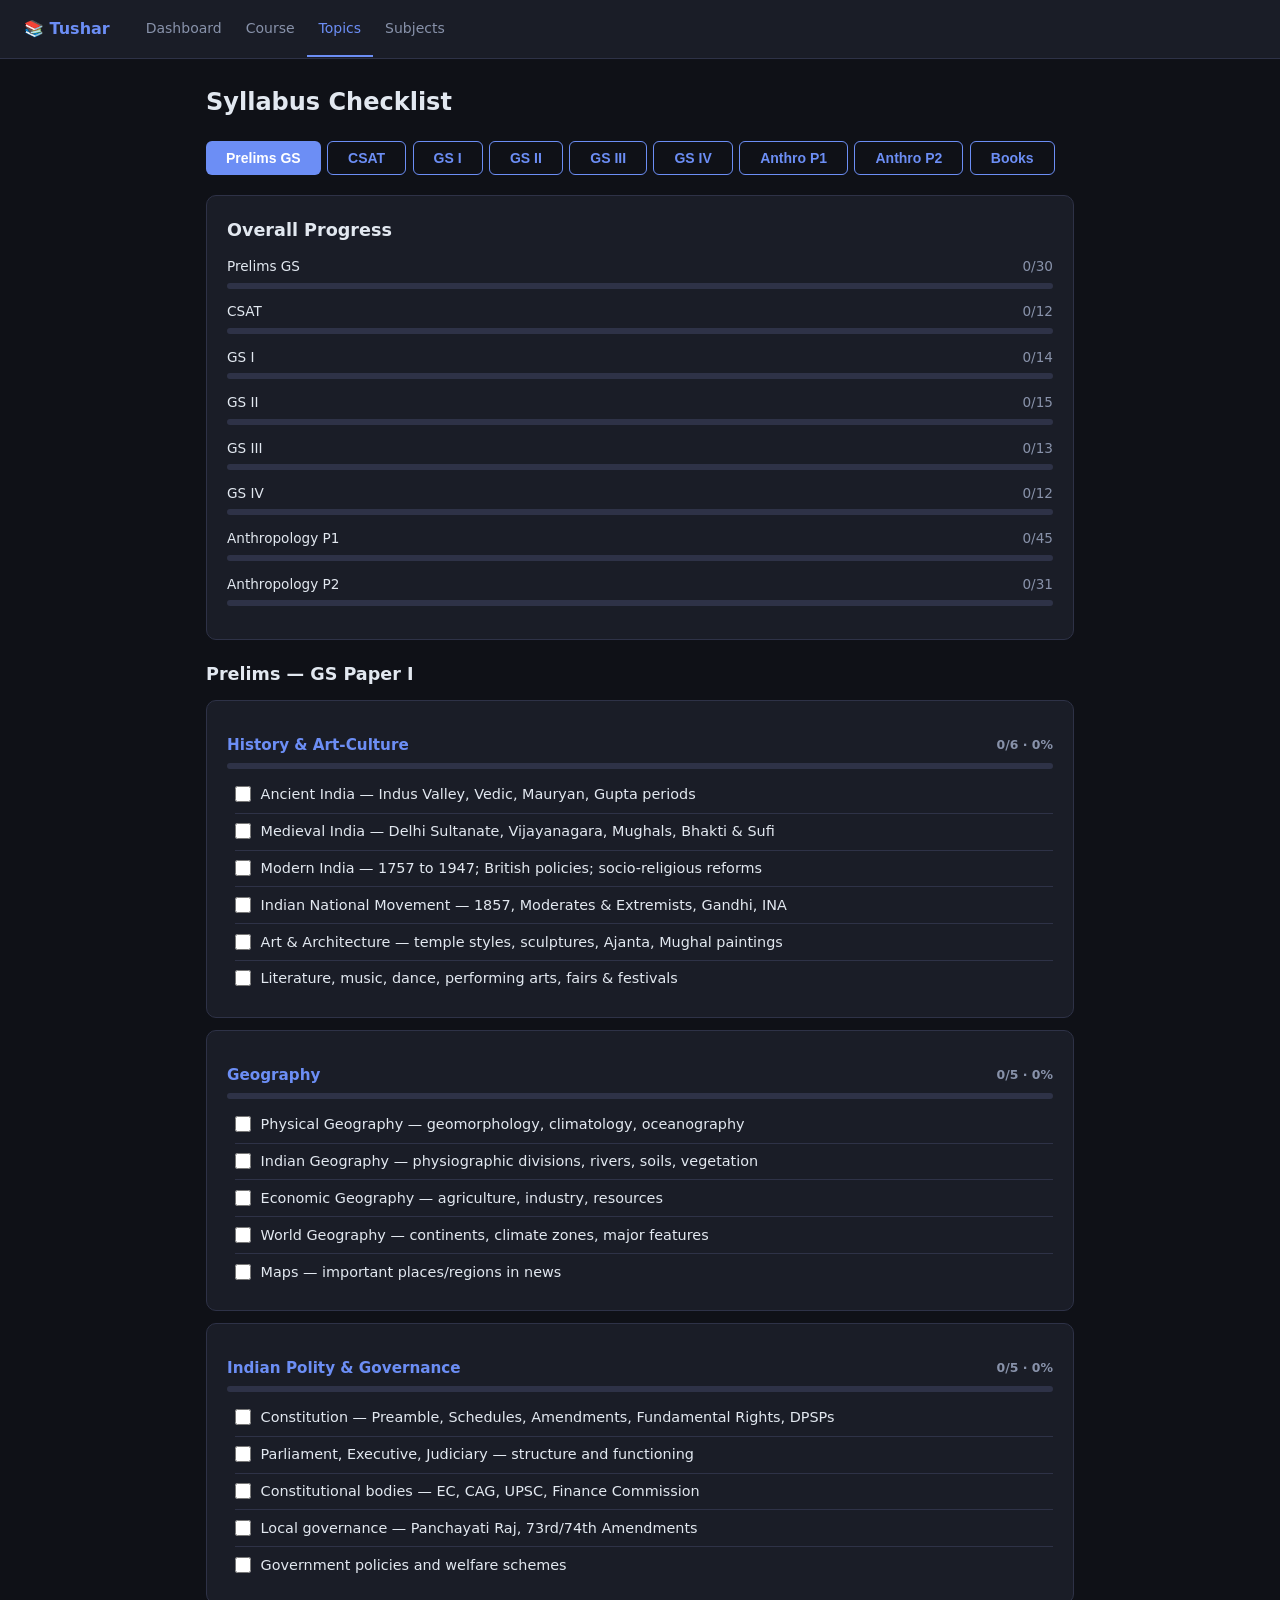
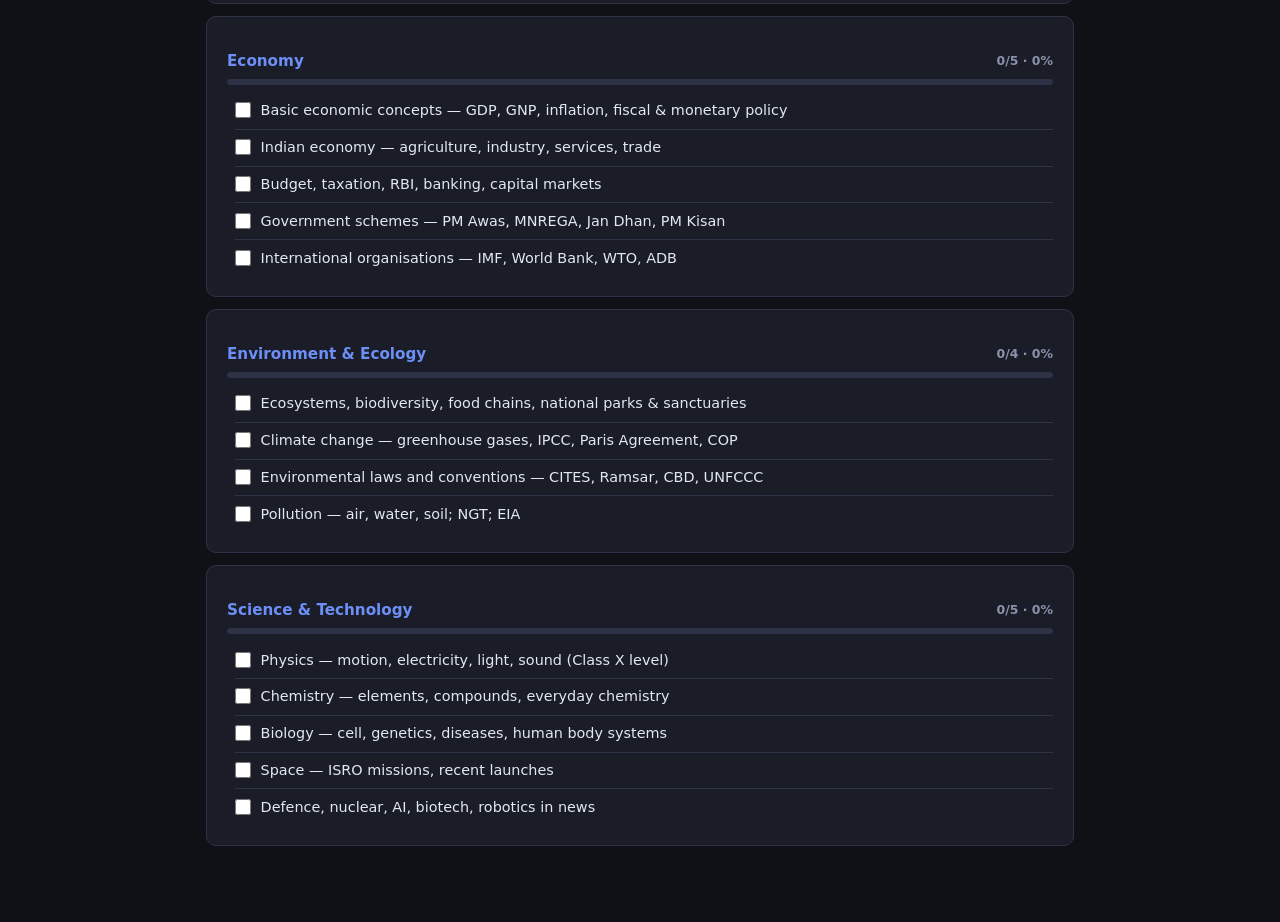
<file: topics.html>
<!DOCTYPE html>
<html lang="en">
<head>
  <meta charset="UTF-8">
  <meta name="viewport" content="width=device-width, initial-scale=1.0">
  <meta name="apple-mobile-web-app-capable" content="yes">
  <meta name="apple-mobile-web-app-status-bar-style" content="black-translucent">
  <meta name="apple-mobile-web-app-title" content="UPSC">
  <meta name="theme-color" content="#0f1117">
  <link rel="manifest" href="manifest.json">
  <title>Topics — Tushar Progress</title>
  <link rel="stylesheet" href="css/style.css">
</head>
<body>
  <nav>
    <span class="nav-brand">📚 Tushar</span>
    <a href="index.html">Dashboard</a>
    <a href="course.html">Course</a>
    <a href="topics.html" class="active">Topics</a>
    <a href="subjects.html">Subjects</a>
  </nav>

  <main>
    <h1>Syllabus Checklist</h1>

    <div style="display:flex;gap:0.4rem;margin-bottom:1.25rem;flex-wrap:wrap;" id="tabBar">
      <button class="btn tab-btn active" data-tab="prelims">Prelims GS</button>
      <button class="btn btn-outline tab-btn" data-tab="csat">CSAT</button>
      <button class="btn btn-outline tab-btn" data-tab="gs1">GS I</button>
      <button class="btn btn-outline tab-btn" data-tab="gs2">GS II</button>
      <button class="btn btn-outline tab-btn" data-tab="gs3">GS III</button>
      <button class="btn btn-outline tab-btn" data-tab="gs4">GS IV</button>
      <button class="btn btn-outline tab-btn" data-tab="anthro1">Anthro P1</button>
      <button class="btn btn-outline tab-btn" data-tab="anthro2">Anthro P2</button>
      <button class="btn btn-outline tab-btn" data-tab="books">Books</button>
    </div>

    <div class="card">
      <h2>Overall Progress</h2>
      <div id="overallProgress"></div>
    </div>

    <div id="tab-prelims"></div>
    <div id="tab-csat"   style="display:none"></div>
    <div id="tab-gs1"    style="display:none"></div>
    <div id="tab-gs2"    style="display:none"></div>
    <div id="tab-gs3"    style="display:none"></div>
    <div id="tab-gs4"    style="display:none"></div>
    <div id="tab-anthro1" style="display:none"></div>
    <div id="tab-anthro2" style="display:none"></div>
    <div id="tab-books"  style="display:none"></div>
  </main>

  <script src="js/storage.js"></script>
  <script src="data/syllabus.js"></script>
  <script>
    // Tab switching
    document.querySelectorAll('.tab-btn').forEach(btn => {
      btn.addEventListener('click', () => {
        document.querySelectorAll('.tab-btn').forEach(b => { b.classList.remove('active'); b.classList.add('btn-outline'); });
        btn.classList.add('active'); btn.classList.remove('btn-outline');
        document.querySelectorAll('[id^="tab-"]').forEach(p => p.style.display = 'none');
        document.getElementById('tab-' + btn.dataset.tab).style.display = '';
      });
    });

    const S = window.SYLLABUS;

    function countTopics(units) { return units.reduce((n, u) => n + u.topics.length, 0); }
    function countDone(units, done) { return units.reduce((n, u) => n + u.topics.filter(t => done.has(t.id)).length, 0); }

    function renderOverall() {
      const done = getTopicsDone();
      const sections = [
        { label: 'Prelims GS', units: S.prelims.units },
        { label: 'CSAT', units: S.csat.units },
        { label: 'GS I', units: S.gs1.units },
        { label: 'GS II', units: S.gs2.units },
        { label: 'GS III', units: S.gs3.units },
        { label: 'GS IV', units: S.gs4.units },
        { label: 'Anthropology P1', units: S.anthropology.paper1.units, color: 'var(--accent2)' },
        { label: 'Anthropology P2', units: S.anthropology.paper2.units, color: 'var(--accent2)' },
      ];
      document.getElementById('overallProgress').innerHTML = sections.map(s => {
        const total = countTopics(s.units);
        const n = countDone(s.units, done);
        const pct = total ? Math.round((n / total) * 100) : 0;
        const color = s.color || 'var(--accent)';
        return `<div style="margin-bottom:0.8rem">
          <div style="display:flex;justify-content:space-between;font-size:0.85rem;margin-bottom:0.3rem">
            <span>${s.label}</span><span style="color:var(--text-muted)">${n}/${total}</span>
          </div>
          <div class="progress-bar"><div class="progress-bar-fill" style="width:${pct}%;background:${color}"></div></div>
        </div>`;
      }).join('');
    }

    function renderUnits(units, containerId, title, color) {
      const done = getTopicsDone();
      const html = units.map(u => {
        const doneN = u.topics.filter(t => done.has(t.id)).length;
        const pct = Math.round((doneN / u.topics.length) * 100);
        return `<div class="card" style="margin-bottom:0.75rem">
          <div class="unit-header" onclick="toggleUnit('${u.id}')">
            <span>${u.title}</span>
            <span style="font-size:0.78rem;color:var(--text-muted)">${doneN}/${u.topics.length} · ${pct}%</span>
          </div>
          <div class="progress-bar" style="margin-bottom:0.5rem">
            <div class="progress-bar-fill" style="width:${pct}%;background:${color}" id="bar-${u.id}"></div>
          </div>
          <ul class="checklist unit-body" id="body-${u.id}">
            ${u.topics.map(t => `
              <li class="${done.has(t.id)?'done':''}" id="li-${t.id}">
                <input type="checkbox" ${done.has(t.id)?'checked':''}
                  onchange="handleCheck('${t.id}','${u.id}',${u.topics.length},'${color}')">
                <span>${t.text}</span>
              </li>`).join('')}
          </ul>
        </div>`;
      }).join('');
      document.getElementById(containerId).innerHTML = `<h2>${title}</h2>${html}`;
    }

    function renderBooks() {
      const progress = getBooksProgress();
      const subColors = { anthro: 'var(--accent2)', gs: 'var(--accent)' };
      const subLabels = { anthro: 'Anthro', gs: 'GS' };
      document.getElementById('tab-books').innerHTML = `<h2>Standard Books</h2><div class="card">` +
        S.books.map(b => {
          const read = progress[b.id] || 0;
          const pct = Math.round((read / b.totalPages) * 100);
          return `<div style="margin-bottom:1.2rem">
            <div style="display:flex;justify-content:space-between;align-items:center;flex-wrap:wrap;gap:0.3rem;margin-bottom:0.3rem">
              <div><span style="font-weight:600">${b.title}</span>
                <span class="badge ${b.subject==='anthro'?'badge-green':'badge-blue'}" style="margin-left:0.5rem">${subLabels[b.subject]}</span>
              </div>
              <div style="display:flex;align-items:center;gap:0.5rem">
                <input type="number" min="0" max="${b.totalPages}" value="${read}" style="width:75px;text-align:center"
                  onchange="updateBook('${b.id}',this.value,${b.totalPages},'${subColors[b.subject]}')">
                <span style="font-size:0.8rem;color:var(--text-muted)">/ ${b.totalPages} pg</span>
              </div>
            </div>
            <div class="progress-bar">
              <div class="progress-bar-fill" id="bbar-${b.id}" style="width:${pct}%;background:${subColors[b.subject]}"></div>
            </div>
            <div class="progress-label" id="blbl-${b.id}">${pct}% complete</div>
          </div>`;
        }).join('') + `</div>`;
    }

    function handleCheck(topicId, unitId, total, color) {
      const isNowDone = toggleTopic(topicId);
      const li = document.getElementById('li-' + topicId);
      if (li) li.classList.toggle('done', isNowDone);
      const body = document.getElementById('body-' + unitId);
      if (body) {
        const n = [...body.querySelectorAll('input[type=checkbox]')].filter(c => c.checked).length;
        const bar = document.getElementById('bar-' + unitId);
        if (bar) bar.style.width = Math.round((n / total) * 100) + '%';
      }
      renderOverall();
    }

    function toggleUnit(id) {
      document.getElementById('body-' + id).classList.toggle('collapsed');
    }

    function updateBook(bookId, pagesStr, total, color) {
      const pages = Math.min(Math.max(parseInt(pagesStr)||0, 0), total);
      saveBookProgress(bookId, pages);
      const pct = Math.round((pages / total) * 100);
      const bar = document.getElementById('bbar-' + bookId);
      const lbl = document.getElementById('blbl-' + bookId);
      if (bar) bar.style.width = pct + '%';
      if (lbl) lbl.textContent = pct + '% complete';
    }

    // Init
    renderOverall();
    renderUnits(S.prelims.units,  'tab-prelims',  S.prelims.title,  'var(--accent)');
    renderUnits(S.csat.units,     'tab-csat',     S.csat.title,     '#f5a623');
    renderUnits(S.gs1.units,      'tab-gs1',      S.gs1.title,      'var(--accent)');
    renderUnits(S.gs2.units,      'tab-gs2',      S.gs2.title,      'var(--accent)');
    renderUnits(S.gs3.units,      'tab-gs3',      S.gs3.title,      'var(--accent)');
    renderUnits(S.gs4.units,      'tab-gs4',      S.gs4.title,      '#c77dff');
    renderUnits(S.anthropology.paper1.units, 'tab-anthro1', S.anthropology.paper1.title, 'var(--accent2)');
    renderUnits(S.anthropology.paper2.units, 'tab-anthro2', S.anthropology.paper2.title, 'var(--accent2)');
    renderBooks();
  </script>
  <script>if('serviceWorker'in navigator)navigator.serviceWorker.register('./sw.js');</script>
</body>
</html>
</file>
<file: css/style.css>
:root {
  --bg: #0f1117;
  --surface: #1a1d27;
  --surface2: #242736;
  --border: #2e3247;
  --accent: #6c8ef5;
  --accent2: #52c99e;
  --accent3: #f5a623;
  --danger: #e05c5c;
  --text: #e2e8f0;
  --text-muted: #8892aa;
  --radius: 10px;
  --font: 'Inter', system-ui, sans-serif;
}

* { box-sizing: border-box; margin: 0; padding: 0; }

body {
  background: var(--bg);
  color: var(--text);
  font-family: var(--font);
  font-size: 15px;
  line-height: 1.6;
  min-height: 100vh;
}

/* ── Nav ── */
nav {
  background: var(--surface);
  border-bottom: 1px solid var(--border);
  padding: 0 1.5rem;
  position: sticky;
  top: 0;
  z-index: 100;
  display: flex;
  align-items: center;
  gap: 0;
  overflow-x: auto;
  scrollbar-width: none;
}
nav::-webkit-scrollbar { display: none; }

.nav-brand {
  font-weight: 700;
  font-size: 1rem;
  color: var(--accent);
  white-space: nowrap;
  margin-right: 1.5rem;
  padding: 1rem 0;
  flex-shrink: 0;
}

nav a {
  color: var(--text-muted);
  text-decoration: none;
  padding: 1rem 0.75rem;
  font-size: 0.875rem;
  white-space: nowrap;
  border-bottom: 2px solid transparent;
  transition: color 0.15s, border-color 0.15s;
  flex-shrink: 0;
}
nav a:hover { color: var(--text); }
nav a.active { color: var(--accent); border-bottom-color: var(--accent); }

@media (max-width: 480px) {
  nav { padding: 0 0.75rem; }
  .nav-brand { margin-right: 0.75rem; font-size: 0.9rem; }
  nav a { padding: 0.85rem 0.55rem; font-size: 0.8rem; }
}

/* ── Layout ── */
main {
  max-width: 900px;
  margin: 0 auto;
  padding: 1.5rem 1rem 4rem;
}

h1 { font-size: 1.5rem; font-weight: 700; margin-bottom: 1.25rem; }
h2 { font-size: 1.1rem; font-weight: 600; margin-bottom: 0.75rem; color: var(--text); }
h3 { font-size: 0.95rem; font-weight: 600; margin-bottom: 0.5rem; color: var(--text-muted); text-transform: uppercase; letter-spacing: 0.05em; }

/* ── Cards ── */
.card {
  background: var(--surface);
  border: 1px solid var(--border);
  border-radius: var(--radius);
  padding: 1.25rem;
  margin-bottom: 1.25rem;
}

.card-grid {
  display: grid;
  grid-template-columns: repeat(auto-fit, minmax(160px, 1fr));
  gap: 1rem;
  margin-bottom: 1.25rem;
}

.stat-card {
  background: var(--surface);
  border: 1px solid var(--border);
  border-radius: var(--radius);
  padding: 1rem 1.25rem;
  text-align: center;
}
.stat-card .value {
  font-size: 2rem;
  font-weight: 700;
  color: var(--accent);
  line-height: 1.2;
}
.stat-card .label {
  font-size: 0.8rem;
  color: var(--text-muted);
  margin-top: 0.25rem;
}

/* ── Forms ── */
.form-row {
  display: grid;
  grid-template-columns: repeat(auto-fit, minmax(140px, 1fr));
  gap: 0.75rem;
  margin-bottom: 0.75rem;
}

label {
  display: block;
  font-size: 0.8rem;
  color: var(--text-muted);
  margin-bottom: 0.3rem;
}

input, select, textarea {
  width: 100%;
  background: var(--bg);
  border: 1px solid var(--border);
  border-radius: 6px;
  color: var(--text);
  font-family: var(--font);
  font-size: 0.9rem;
  padding: 0.5rem 0.75rem;
  transition: border-color 0.15s;
}
input:focus, select:focus, textarea:focus {
  outline: none;
  border-color: var(--accent);
}
textarea { resize: vertical; min-height: 70px; }

.btn {
  background: var(--accent);
  color: #fff;
  border: none;
  border-radius: 6px;
  padding: 0.5rem 1.25rem;
  font-size: 0.875rem;
  font-weight: 600;
  cursor: pointer;
  transition: opacity 0.15s;
}
.btn:hover { opacity: 0.85; }
.btn-sm { padding: 0.3rem 0.75rem; font-size: 0.8rem; }
.btn-danger { background: var(--danger); }
.btn-success { background: var(--accent2); color: #111; }
.btn-outline {
  background: transparent;
  color: var(--accent);
  border: 1px solid var(--accent);
}
.btn-outline:hover { background: var(--accent); color: #fff; }

/* ── Tables ── */
.table-wrap { overflow-x: auto; }
table { width: 100%; border-collapse: collapse; font-size: 0.875rem; }
th {
  text-align: left;
  padding: 0.6rem 0.75rem;
  color: var(--text-muted);
  font-size: 0.78rem;
  text-transform: uppercase;
  letter-spacing: 0.05em;
  border-bottom: 1px solid var(--border);
}
td { padding: 0.65rem 0.75rem; border-bottom: 1px solid var(--border); vertical-align: top; }
tr:last-child td { border-bottom: none; }
tr:hover td { background: var(--surface2); }

/* ── Badges ── */
.badge {
  display: inline-block;
  padding: 0.15rem 0.6rem;
  border-radius: 999px;
  font-size: 0.72rem;
  font-weight: 600;
}
.badge-blue { background: #1d3461; color: var(--accent); }
.badge-green { background: #183d30; color: var(--accent2); }
.badge-orange { background: #3d2e10; color: var(--accent3); }
.badge-red { background: #3d1818; color: var(--danger); }

/* ── Checklist ── */
.checklist { list-style: none; }
.checklist li {
  display: flex;
  align-items: flex-start;
  gap: 0.6rem;
  padding: 0.4rem 0;
  border-bottom: 1px solid var(--border);
  font-size: 0.9rem;
}
.checklist li:last-child { border-bottom: none; }
.checklist input[type="checkbox"] {
  width: 16px;
  height: 16px;
  flex-shrink: 0;
  margin-top: 3px;
  accent-color: var(--accent);
  cursor: pointer;
}
.checklist li.done span { text-decoration: line-through; color: var(--text-muted); }

.unit-header {
  font-weight: 600;
  font-size: 0.95rem;
  color: var(--accent);
  padding: 0.75rem 0 0.35rem;
  cursor: pointer;
  display: flex;
  align-items: center;
  justify-content: space-between;
}
.unit-header:hover { color: var(--text); }
.unit-body { padding-left: 0.5rem; }
.unit-body.collapsed { display: none; }

/* ── Progress bar ── */
.progress-wrap { margin: 0.4rem 0 0.8rem; }
.progress-bar {
  height: 6px;
  background: var(--border);
  border-radius: 99px;
  overflow: hidden;
}
.progress-bar-fill {
  height: 100%;
  background: var(--accent);
  border-radius: 99px;
  transition: width 0.3s;
}
.progress-label {
  font-size: 0.78rem;
  color: var(--text-muted);
  margin-top: 0.3rem;
}

/* ── Streak calendar ── */
.streak-grid {
  display: flex;
  flex-wrap: wrap;
  gap: 3px;
  margin-top: 0.5rem;
}
.streak-day {
  width: 14px;
  height: 14px;
  border-radius: 3px;
  background: var(--border);
}
.streak-day.has-log { background: var(--accent); }
.streak-day.today { outline: 2px solid var(--accent3); }

/* ── Chart container ── */
.chart-box {
  position: relative;
  height: 200px;
  margin-top: 0.5rem;
}

/* ── Filter bar ── */
.filter-bar {
  display: flex;
  gap: 0.5rem;
  flex-wrap: wrap;
  margin-bottom: 1rem;
  align-items: center;
}
.filter-bar select, .filter-bar input {
  flex: 1;
  min-width: 120px;
  max-width: 200px;
}

/* ── Score badge ── */
.score-pill {
  display: inline-flex;
  align-items: center;
  justify-content: center;
  width: 36px;
  height: 36px;
  border-radius: 50%;
  font-weight: 700;
  font-size: 0.875rem;
  background: var(--surface2);
  color: var(--text);
}
.score-pill.high { background: #183d30; color: var(--accent2); }
.score-pill.mid { background: #3d2e10; color: var(--accent3); }
.score-pill.low { background: #3d1818; color: var(--danger); }

/* ── Empty state ── */
.empty {
  text-align: center;
  padding: 3rem 1rem;
  color: var(--text-muted);
  font-size: 0.9rem;
}
.empty .icon { font-size: 2rem; margin-bottom: 0.5rem; }

/* ── Responsive ── */
@media (max-width: 600px) {
  main { padding: 1rem 0.75rem 4rem; }
  h1 { font-size: 1.25rem; }
  .card { padding: 1rem; }
  .form-row { grid-template-columns: 1fr; }
  .stat-card .value { font-size: 1.6rem; }
}
</file>
